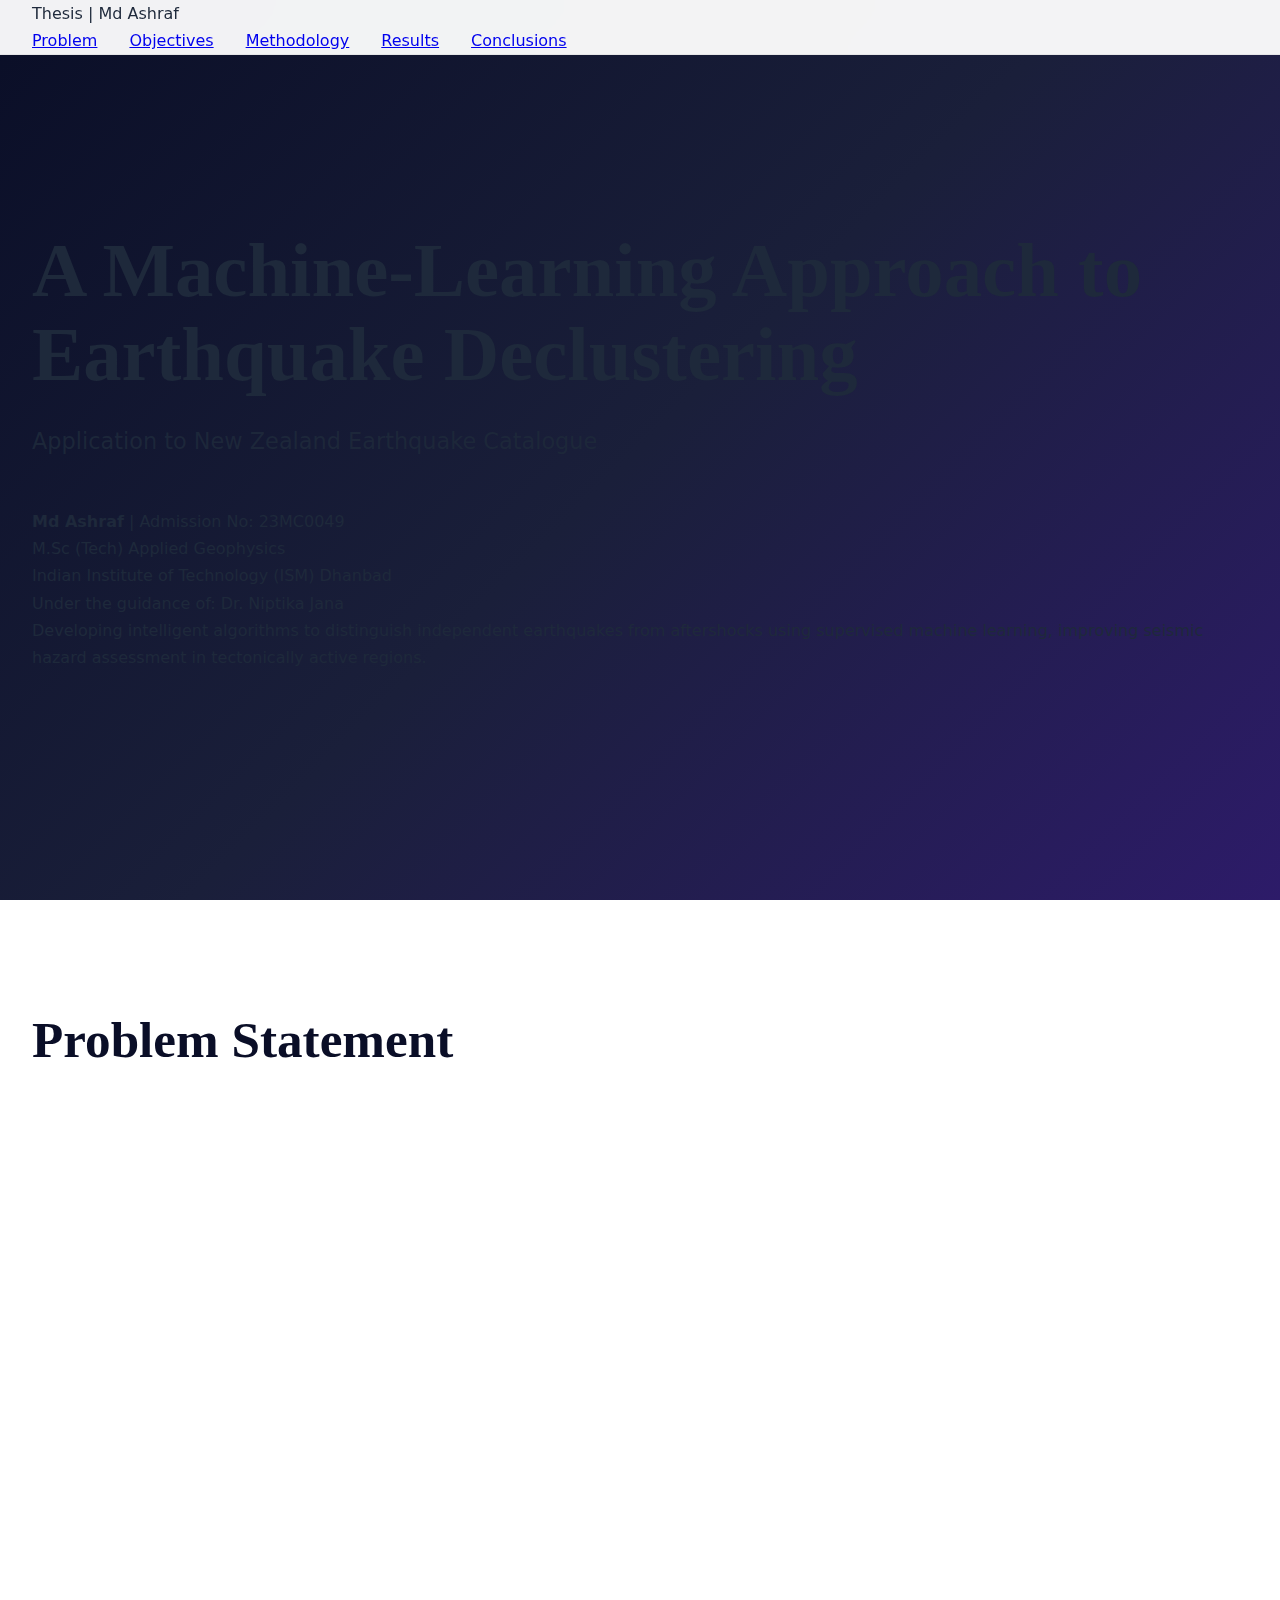
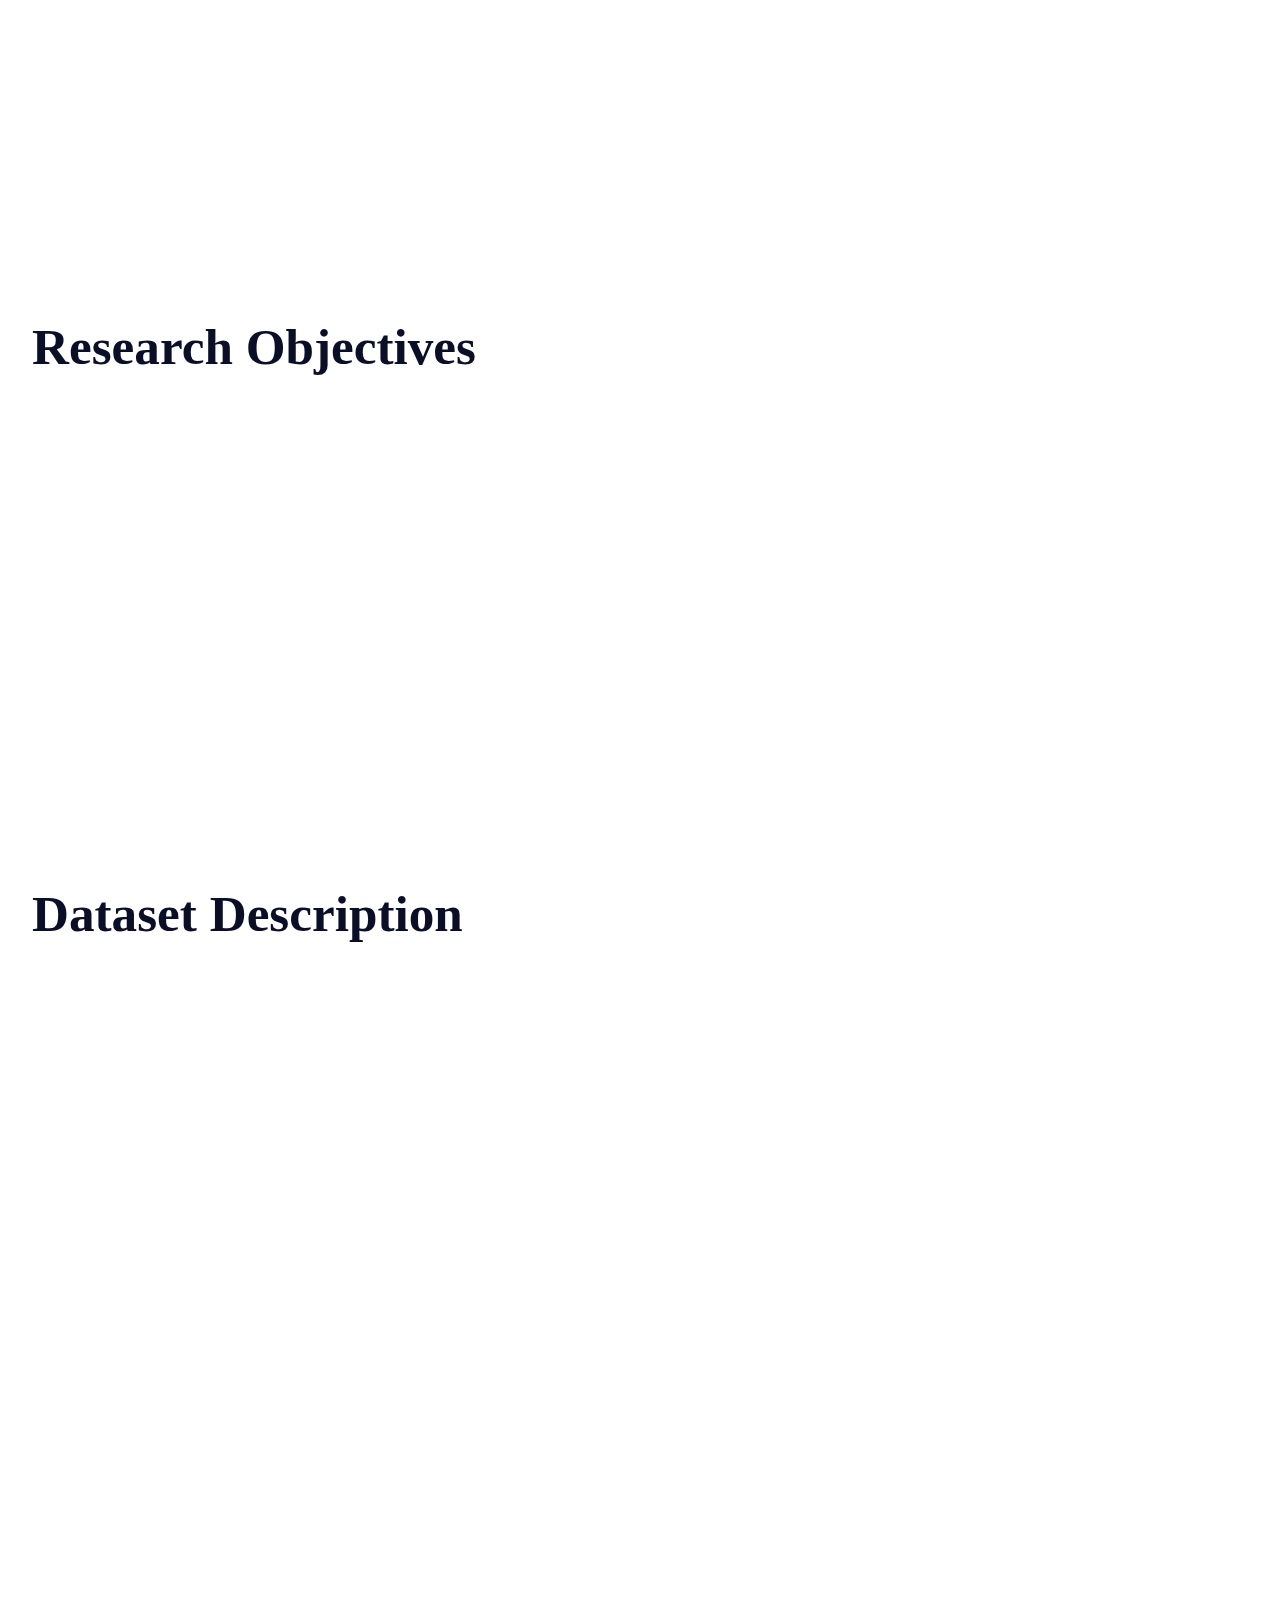
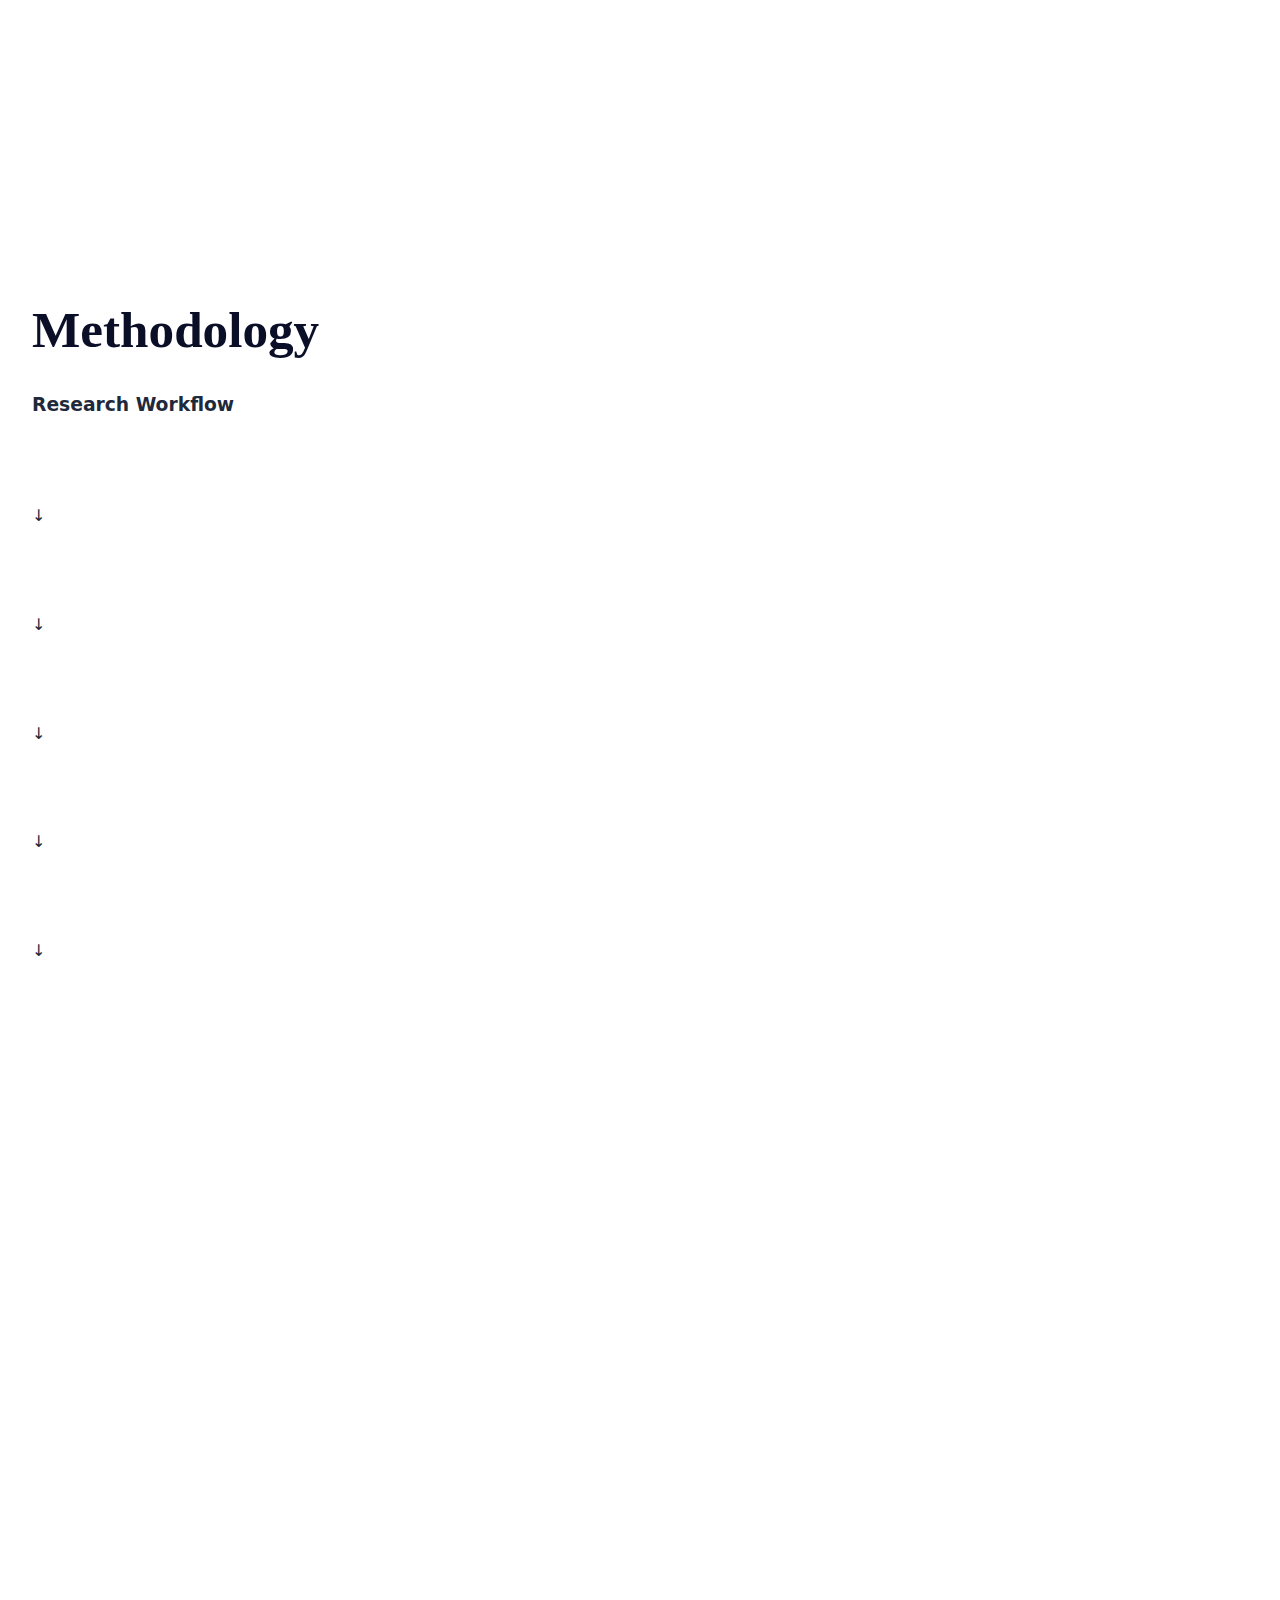
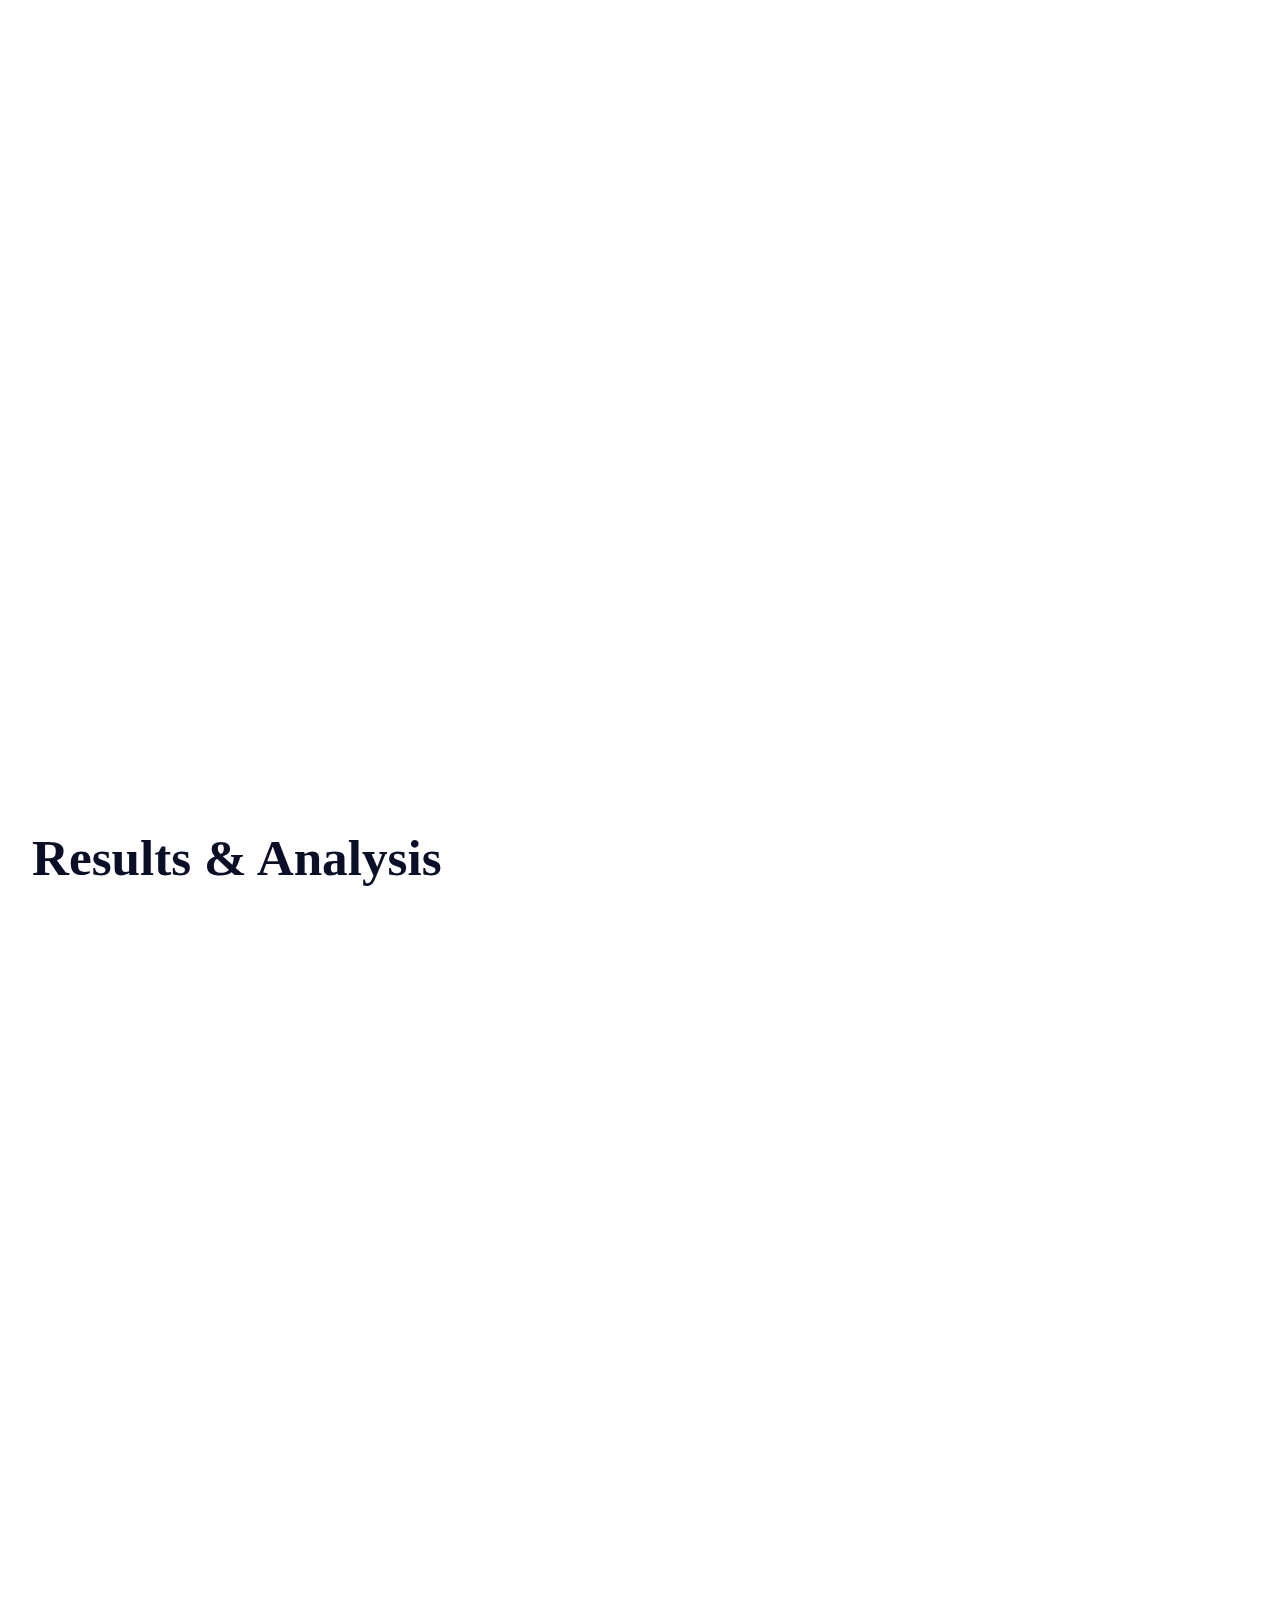
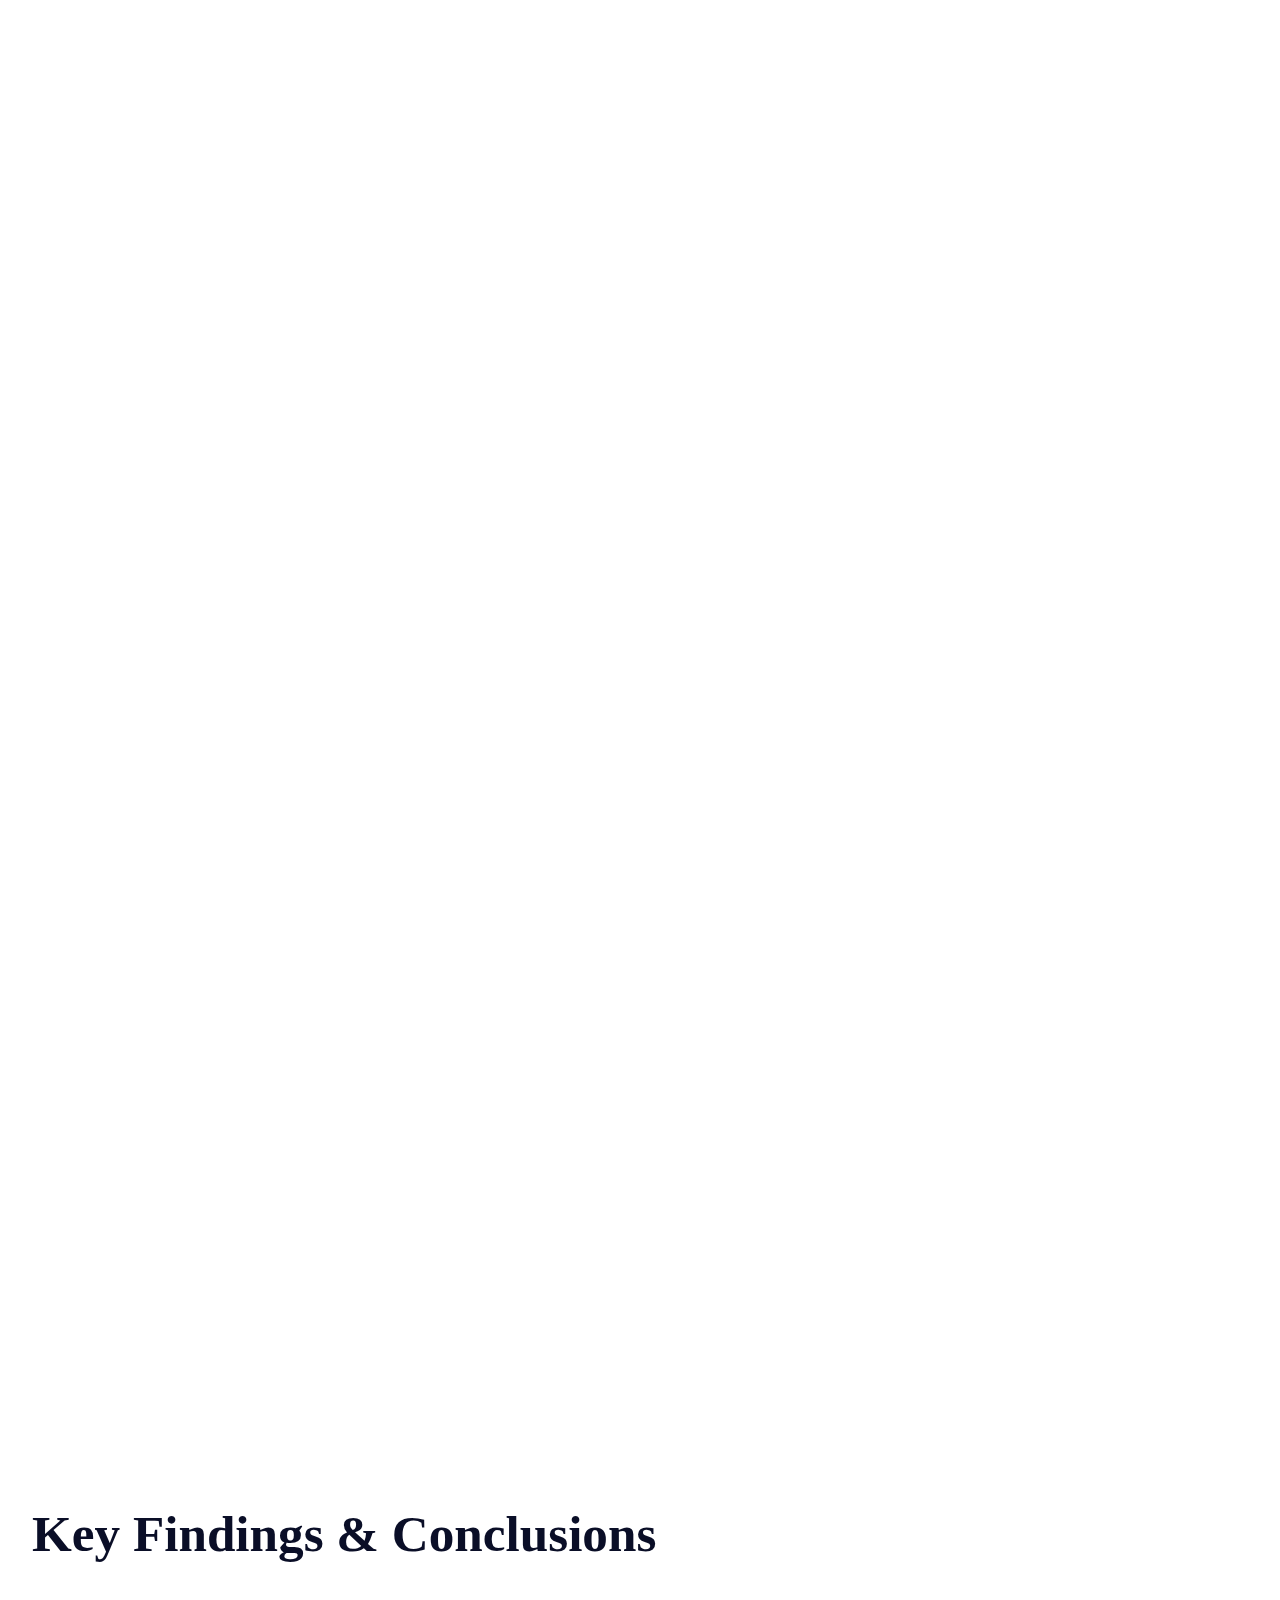
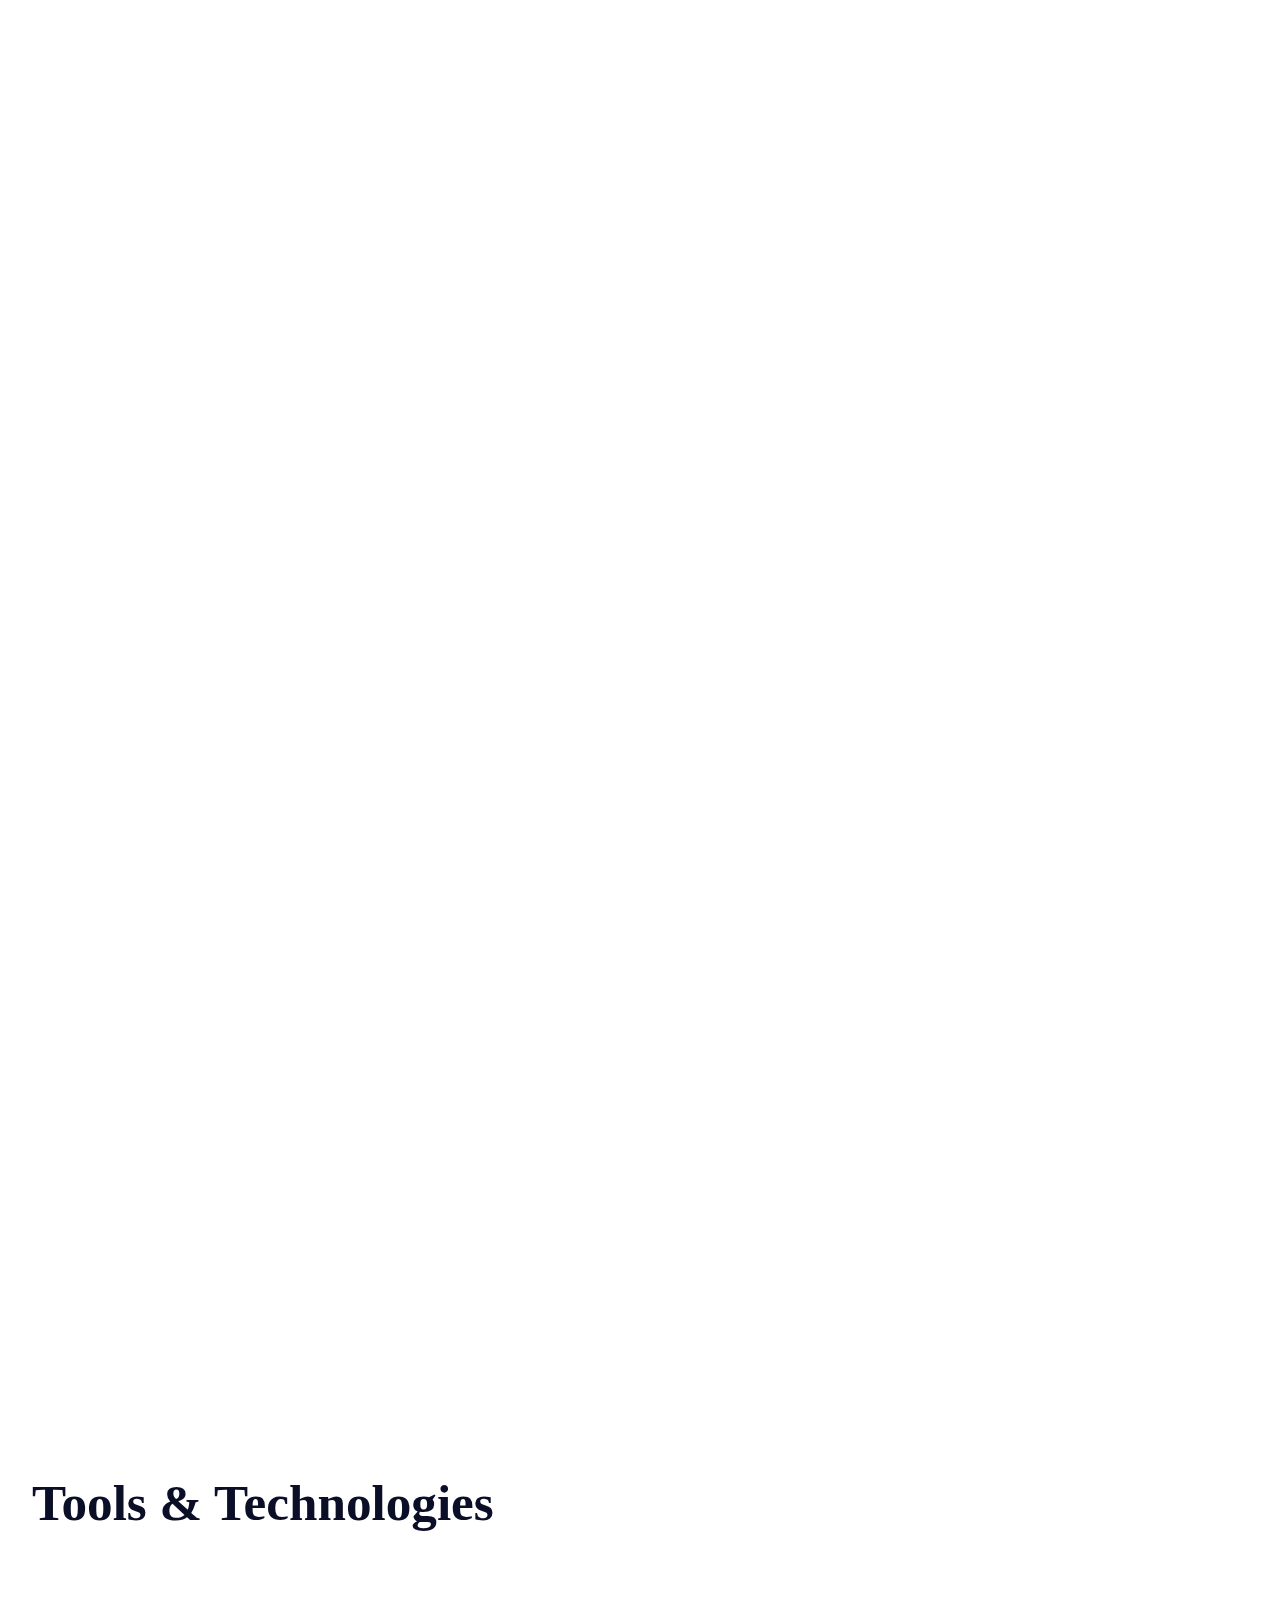
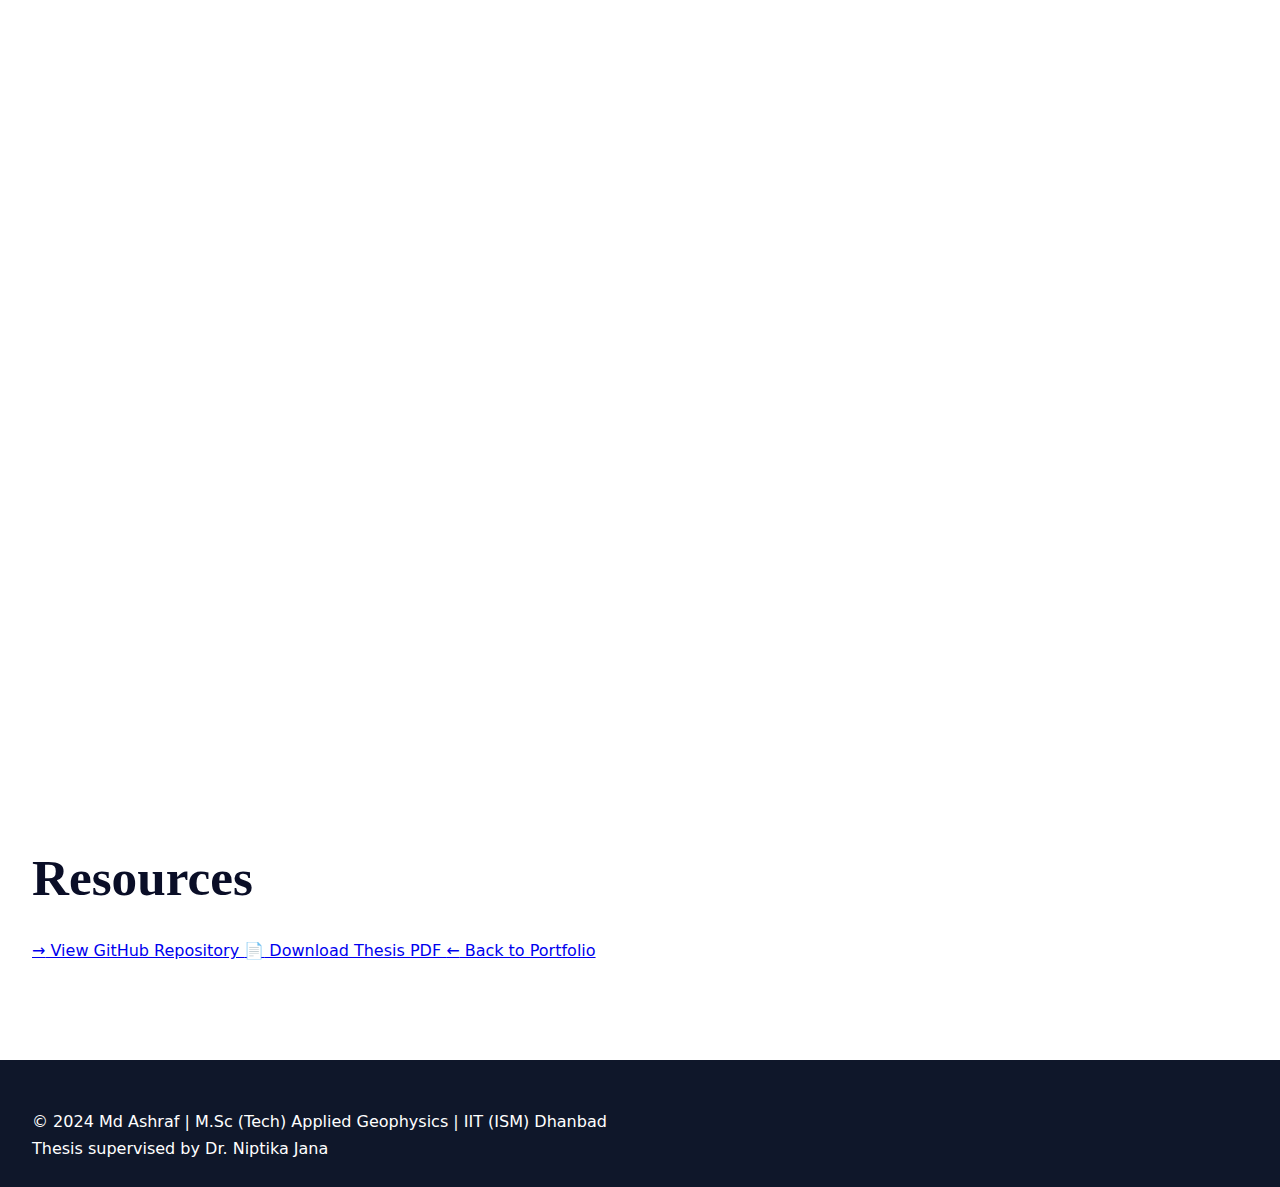
<file: html/thesis-earthquake-declustering/index.html>
<!DOCTYPE html>
<html lang="en">
<head>
    <meta charset="UTF-8">
    <meta name="viewport" content="width=device-width, initial-scale=1.0">
    <title>Machine Learning Approach to Earthquake Declustering | Md Ashraf</title>
    <link rel="stylesheet" href="styles.css">
</head>
<body>
    <!-- Navigation Bar -->
    <nav class="navbar">
        <div class="container">
            <div class="nav-brand">Thesis | Md Ashraf</div>
            <ul class="nav-menu">
                <li><a href="#problem">Problem</a></li>
                <li><a href="#objectives">Objectives</a></li>
                <li><a href="#methodology">Methodology</a></li>
                <li><a href="#results">Results</a></li>
                <li><a href="#conclusions">Conclusions</a></li>
            </ul>
        </div>
    </nav>

    <!-- Hero Section -->
    <section class="hero">
        <div class="container">
            <h1 class="hero-title">A Machine-Learning Approach to Earthquake Declustering</h1>
            <p class="hero-subtitle">Application to New Zealand Earthquake Catalogue</p>
            <div class="hero-meta">
                <p><strong>Md Ashraf</strong> | Admission No: 23MC0049</p>
                <p>M.Sc (Tech) Applied Geophysics</p>
                <p>Indian Institute of Technology (ISM) Dhanbad</p>
                <p class="advisor">Under the guidance of: Dr. Niptika Jana</p>
            </div>
            <p class="hero-summary">
                Developing intelligent algorithms to distinguish independent earthquakes from aftershocks 
                using supervised machine learning, improving seismic hazard assessment in tectonically active regions.
            </p>
        </div>
    </section>

    <!-- Problem Statement Section -->
    <section id="problem" class="section">
        <div class="container">
            <h2 class="section-title">Problem Statement</h2>
            
            <div class="content-block">
                <h3>What is Earthquake Declustering?</h3>
                <p>
                    Earthquake catalogues contain two types of events: <strong>independent background earthquakes</strong> 
                    that occur randomly due to tectonic stress, and <strong>dependent events</strong> such as aftershocks 
                    that are triggered by previous earthquakes. Declustering is the process of separating these two types 
                    of events.
                </p>
                <p>
                    This separation is critical for seismic hazard assessment, earthquake forecasting, and understanding 
                    long-term tectonic behavior. Background seismicity follows a Poisson process (random, independent events), 
                    while clustered events show spatial and temporal dependencies.
                </p>
            </div>

            <div class="content-block">
                <h3>Limitations of Traditional Methods</h3>
                <p>Classical declustering techniques face several challenges:</p>
                <ul class="styled-list">
                    <li>
                        <strong>Fixed Parameters:</strong> Window-based methods like Gardner-Knopoff (1974) and 
                        Reasenberg (1985) use predetermined time and distance windows that may not work equally 
                        well across different seismic regions.
                    </li>
                    <li>
                        <strong>Overlapping Clusters:</strong> In complex tectonic environments like New Zealand, 
                        aftershock sequences often overlap with independent events, making separation difficult.
                    </li>
                    <li>
                        <strong>Subjective Tuning:</strong> Results depend heavily on chosen thresholds and parameter 
                        values, reducing reproducibility and objectivity.
                    </li>
                    <li>
                        <strong>Statistical Assumptions:</strong> Model-based approaches like ETAS (Epidemic-Type 
                        Aftershock Sequence) assume constant background rates and can be biased by incomplete catalogues.
                    </li>
                </ul>
            </div>

            <div class="content-block">
                <h3>Why Machine Learning?</h3>
                <p>
                    Machine learning models can automatically learn complex, nonlinear patterns from data without 
                    requiring fixed rules or thresholds. By training on synthetic earthquake catalogues where true 
                    event types are known, ML algorithms can:
                </p>
                <ul class="styled-list">
                    <li>Adapt to different seismic environments</li>
                    <li>Capture multidimensional relationships between time, space, and magnitude</li>
                    <li>Provide objective, reproducible classifications</li>
                    <li>Generalize across regions without manual parameter tuning</li>
                </ul>
            </div>
        </div>
    </section>

    <!-- Objectives Section -->
    <section id="objectives" class="section alt-bg">
        <div class="container">
            <h2 class="section-title">Research Objectives</h2>
            <div class="objectives-grid">
                <div class="objective-card">
                    <div class="objective-number">1</div>
                    <p>Generate synthetic earthquake catalogues using the ETAS model with labeled background and triggered events</p>
                </div>
                <div class="objective-card">
                    <div class="objective-number">2</div>
                    <p>Extract statistical and physical features from both synthetic and real earthquake catalogs using nearest-neighbour analysis</p>
                </div>
                <div class="objective-card">
                    <div class="objective-number">3</div>
                    <p>Train and test supervised machine learning models (Random Forest, SVM, Gradient Boosting, XGBoost)</p>
                </div>
                <div class="objective-card">
                    <div class="objective-number">4</div>
                    <p>Apply the best-performing model to the New Zealand earthquake catalog (1980–2024)</p>
                </div>
                <div class="objective-card">
                    <div class="objective-number">5</div>
                    <p>Compare ML-based results with traditional declustering approaches and analyze their impact on regional seismic patterns</p>
                </div>
            </div>
        </div>
    </section>

    <!-- Dataset Section -->
    <section id="dataset" class="section">
        <div class="container">
            <h2 class="section-title">Dataset Description</h2>
            
            <div class="dataset-info">
                <div class="info-card">
                    <h4>Data Source</h4>
                    <p>GeoNet Earthquake Catalogue (GNS Science, New Zealand)</p>
                </div>
                <div class="info-card">
                    <h4>Time Period</h4>
                    <p>January 1, 1980 – December 31, 2024 (44 years)</p>
                </div>
                <div class="info-card">
                    <h4>Study Region</h4>
                    <p>New Zealand and surrounding areas</p>
                </div>
                <div class="info-card">
                    <h4>Total Events</h4>
                    <p>396,267 earthquakes (after preprocessing)</p>
                </div>
            </div>

            <div class="content-block">
                <h3>Catalogue Parameters</h3>
                <p>Each earthquake record includes:</p>
                <ul class="styled-list">
                    <li><strong>Origin Time:</strong> Precise timestamp of the earthquake occurrence</li>
                    <li><strong>Location:</strong> Latitude and longitude coordinates</li>
                    <li><strong>Depth:</strong> Focal depth in kilometers</li>
                    <li><strong>Magnitude:</strong> Earthquake magnitude (various scales)</li>
                    <li><strong>Uncertainty:</strong> Location and magnitude estimation errors</li>
                </ul>
            </div>

            <div class="content-block">
                <h3>Why New Zealand?</h3>
                <p>
                    New Zealand sits at the boundary between the Pacific and Australian tectonic plates, 
                    experiencing complex seismicity through:
                </p>
                <ul class="styled-list">
                    <li><strong>Hikurangi Subduction Zone:</strong> Pacific Plate subducting beneath North Island</li>
                    <li><strong>Alpine Fault:</strong> Major strike-slip fault system in South Island</li>
                    <li><strong>Crustal Faulting:</strong> Distributed deformation across both islands</li>
                </ul>
                <p>
                    This tectonic complexity results in frequent, overlapping aftershock sequences—making it 
                    an ideal testbed for advanced declustering methods.
                </p>
            </div>

            <div class="content-block">
                <h3>Data Preprocessing</h3>
                <ul class="styled-list">
                    <li>Removed duplicate events and artificial sources (e.g., quarry blasts)</li>
                    <li>Filtered events below magnitude of completeness threshold</li>
                    <li>Verified data consistency and location accuracy</li>
                    <li>Computed spherical distances between event pairs</li>
                </ul>
            </div>
        </div>
    </section>

    <!-- Methodology Section -->
    <section id="methodology" class="section alt-bg">
        <div class="container">
            <h2 class="section-title">Methodology</h2>

            <div class="workflow-diagram">
                <h3>Research Workflow</h3>
                <div class="workflow-steps">
                    <div class="workflow-step">
                        <div class="step-number">1</div>
                        <div class="step-content">
                            <h4>Data Acquisition</h4>
                            <p>Download and preprocess GeoNet catalogue (1980-2024)</p>
                        </div>
                    </div>
                    <div class="workflow-arrow">↓</div>
                    
                    <div class="workflow-step">
                        <div class="step-number">2</div>
                        <div class="step-content">
                            <h4>NND Analysis</h4>
                            <p>Compute nearest-neighbour distances and rescaled space-time metrics</p>
                        </div>
                    </div>
                    <div class="workflow-arrow">↓</div>
                    
                    <div class="workflow-step">
                        <div class="step-number">3</div>
                        <div class="step-content">
                            <h4>ETAS Simulation</h4>
                            <p>Generate synthetic catalogues with labeled background/triggered events</p>
                        </div>
                    </div>
                    <div class="workflow-arrow">↓</div>
                    
                    <div class="workflow-step">
                        <div class="step-number">4</div>
                        <div class="step-content">
                            <h4>Feature Engineering</h4>
                            <p>Extract temporal, spatial, and magnitude-based features</p>
                        </div>
                    </div>
                    <div class="workflow-arrow">↓</div>
                    
                    <div class="workflow-step">
                        <div class="step-number">5</div>
                        <div class="step-content">
                            <h4>Model Training</h4>
                            <p>Train ML classifiers on synthetic data with cross-validation</p>
                        </div>
                    </div>
                    <div class="workflow-arrow">↓</div>
                    
                    <div class="workflow-step">
                        <div class="step-number">6</div>
                        <div class="step-content">
                            <h4>Real Data Application</h4>
                            <p>Apply best model to New Zealand catalogue</p>
                        </div>
                    </div>
                </div>
            </div>

            <div class="content-block">
                <h3>Nearest-Neighbour Distance (NND) Method</h3>
                <p>
                    The NND approach transforms earthquake occurrences into a rescaled space-time-magnitude framework. 
                    For each event pair (i, j), we compute:
                </p>
                <div class="formula-box">
                    <p><strong>Rescaled Proximity Distance:</strong> η<sub>ij</sub> = T<sub>ij</sub> × R<sub>ij</sub></p>
                    <p>where:</p>
                    <ul>
                        <li>T<sub>ij</sub> = rescaled time interval</li>
                        <li>R<sub>ij</sub> = rescaled spatial distance</li>
                    </ul>
                </div>
                <p>
                    The distribution of log(η) typically shows two distinct peaks: one for tightly clustered aftershocks 
                    (low η) and another for independent background events (high η).
                </p>
            </div>

            <div class="content-block">
                <h3>ETAS Model for Synthetic Data Generation</h3>
                <p>
                    The Epidemic-Type Aftershock Sequence (ETAS) model treats earthquakes as a branching process where 
                    each event can trigger its own aftershocks. The model provides labeled training data by explicitly 
                    marking which events are background and which are triggered.
                </p>
                <p><strong>Key ETAS parameters:</strong></p>
                <ul class="styled-list">
                    <li><strong>μ:</strong> Background seismicity rate</li>
                    <li><strong>K, α:</strong> Productivity parameters (aftershock generation)</li>
                    <li><strong>c, p:</strong> Omori-Utsu temporal decay parameters</li>
                    <li><strong>D, γ, q:</strong> Spatial decay parameters</li>
                </ul>
            </div>

            <div class="content-block">
                <h3>Feature Engineering</h3>
                <p>Six key features were extracted for each earthquake event:</p>
                <div class="features-table">
                    <table>
                        <thead>
                            <tr>
                                <th>Feature</th>
                                <th>Description</th>
                                <th>Physical Significance</th>
                            </tr>
                        </thead>
                        <tbody>
                            <tr>
                                <td>T⁺ (Rescaled Time)</td>
                                <td>Normalized time to nearest neighbor</td>
                                <td>Temporal proximity to potential parent event</td>
                            </tr>
                            <tr>
                                <td>R⁺ (Rescaled Distance)</td>
                                <td>Normalized spatial distance</td>
                                <td>Spatial clustering strength</td>
                            </tr>
                            <tr>
                                <td>dm⁺ (Magnitude Difference)</td>
                                <td>m<sub>parent</sub> - m<sub>event</sub></td>
                                <td>Energy ratio (larger parent → likely aftershock)</td>
                            </tr>
                            <tr>
                                <td>N⁺ (Siblings Count)</td>
                                <td>Events sharing same parent</td>
                                <td>Cluster size indicator</td>
                            </tr>
                            <tr>
                                <td>n<sub>parent</sub></td>
                                <td>Number of potential parents</td>
                                <td>Multiple triggering sources</td>
                            </tr>
                            <tr>
                                <td>n<sub>child</sub></td>
                                <td>Number of triggered offspring</td>
                                <td>Aftershock productivity</td>
                            </tr>
                        </tbody>
                    </table>
                </div>
            </div>

            <div class="content-block">
                <h3>Machine Learning Models</h3>
                <p>Four supervised classifiers were trained and compared:</p>
                
                <div class="models-grid">
                    <div class="model-card">
                        <h4>Random Forest (RF)</h4>
                        <p>Ensemble of decision trees using bootstrap aggregating. Robust to overfitting and provides feature importance rankings.</p>
                    </div>
                    <div class="model-card">
                        <h4>Support Vector Machine (SVM)</h4>
                        <p>Finds optimal hyperplane separating background and triggered events in high-dimensional feature space.</p>
                    </div>
                    <div class="model-card">
                        <h4>Gradient Boosting (GB)</h4>
                        <p>Sequential ensemble that iteratively corrects misclassifications, achieving high recall for triggered events.</p>
                    </div>
                    <div class="model-card">
                        <h4>XGBoost</h4>
                        <p>Optimized gradient boosting with regularization, achieving the best overall performance (97.44% accuracy).</p>
                    </div>
                </div>
            </div>

            <div class="content-block">
                <h3>Model Training Protocol</h3>
                <ul class="styled-list">
                    <li><strong>Data Split:</strong> 80% training, 20% testing from synthetic ETAS catalogue</li>
                    <li><strong>Cross-Validation:</strong> 5-fold CV to prevent overfitting</li>
                    <li><strong>Hyperparameter Tuning:</strong> Grid search optimization for each model</li>
                    <li><strong>Evaluation Metrics:</strong> Accuracy, Precision, Recall, F1-Score</li>
                    <li><strong>Feature Standardization:</strong> Z-score normalization to remove scale effects</li>
                </ul>
            </div>
        </div>
    </section>

    <!-- Results Section -->
    <section id="results" class="section">
        <div class="container">
            <h2 class="section-title">Results & Analysis</h2>

            <div class="content-block">
                <h3>Model Performance on Synthetic Data</h3>
                <p>All models were first validated on synthetic ETAS catalogues where true labels were known:</p>
                
                <div class="results-table">
                    <table>
                        <thead>
                            <tr>
                                <th>Model</th>
                                <th>Accuracy</th>
                                <th>Precision</th>
                                <th>Recall</th>
                                <th>F1-Score</th>
                            </tr>
                        </thead>
                        <tbody>
                            <tr class="highlight-row">
                                <td><strong>XGBoost</strong></td>
                                <td>97.44%</td>
                                <td>97.66%</td>
                                <td>98.74%</td>
                                <td>98.20%</td>
                            </tr>
                            <tr>
                                <td>Gradient Boosting</td>
                                <td>97.11%</td>
                                <td>97.06%</td>
                                <td>98.89%</td>
                                <td>97.97%</td>
                            </tr>
                            <tr>
                                <td>Random Forest</td>
                                <td>96.72%</td>
                                <td>96.22%</td>
                                <td>95.15%</td>
                                <td>97.91%</td>
                            </tr>
                            <tr>
                                <td>SVM</td>
                                <td>94.36%</td>
                                <td>94.48%</td>
                                <td>94.36%</td>
                                <td>94.40%</td>
                            </tr>
                        </tbody>
                    </table>
                </div>
                <p class="caption">
                    <strong>Key Finding:</strong> XGBoost achieved the highest accuracy (97.44%) and successfully 
                    identified 98.74% of triggered events, demonstrating superior performance in capturing 
                    earthquake clustering patterns.
                </p>
            </div>

            <div class="content-block">
                <h3>Feature Importance Analysis</h3>
                <p>Analysis across all models revealed consistent feature importance rankings:</p>
                <ol class="styled-list">
                    <li><strong>N⁺ (Siblings Count):</strong> Most influential predictor—events with many siblings are likely part of aftershock sequences</li>
                    <li><strong>R⁺ (Rescaled Distance):</strong> Spatial proximity to nearest neighbor strongly indicates clustering</li>
                    <li><strong>T⁺ (Rescaled Time):</strong> Temporal closeness helps identify recently triggered events</li>
                    <li><strong>dm⁺ (Magnitude Difference):</strong> Larger parent magnitudes increase triggering probability</li>
                    <li><strong>n<sub>child</sub> (Offspring Count):</strong> Events that trigger others are more likely mainshocks</li>
                    <li><strong>n<sub>parent</sub>:</strong> Multiple potential parents indicate complex overlapping sequences</li>
                </ol>
                <p>
                    This ranking confirms physical expectations: aftershocks cluster tightly in space and time around 
                    larger parent events, validating the NND framework's effectiveness.
                </p>
            </div>

            <div class="content-block">
                <h3>Application to New Zealand Catalogue</h3>
                <p>
                    The best-performing XGBoost model was applied to the real GeoNet catalogue (1980-2024), 
                    classifying 396,267 earthquakes:
                </p>
                
                <div class="classification-stats">
                    <div class="stat-box background">
                        <div class="stat-number">230,758</div>
                        <div class="stat-label">Background Events</div>
                        <div class="stat-percent">58.23%</div>
                    </div>
                    <div class="stat-box triggered">
                        <div class="stat-number">165,509</div>
                        <div class="stat-label">Triggered Events</div>
                        <div class="stat-percent">41.77%</div>
                    </div>
                </div>
            </div>

            <div class="content-block">
                <h3>Spatial Patterns</h3>
                <ul class="styled-list">
                    <li>
                        <strong>Background events</strong> align with major tectonic structures:
                        <ul>
                            <li>Alpine Fault in South Island</li>
                            <li>Hikurangi Subduction Zone off North Island</li>
                            <li>Distributed crustal faulting</li>
                        </ul>
                    </li>
                    <li>
                        <strong>Triggered events</strong> form tight spatial clusters around:
                        <ul>
                            <li>Canterbury earthquake sequence (2010-2011)</li>
                            <li>Kaikōura earthquake (2016)</li>
                            <li>Edgecumbe earthquake (1987)</li>
                        </ul>
                    </li>
                </ul>
            </div>

            <div class="content-block">
                <h3>Temporal Evolution</h3>
                <p>
                    The classified catalogue reveals clear temporal patterns matching New Zealand's seismic history:
                </p>
                <ul class="styled-list">
                    <li><strong>1987:</strong> Edgecumbe earthquake triggered extensive aftershock sequence</li>
                    <li><strong>2010-2011:</strong> Canterbury sequence showing prolonged aftershock activity</li>
                    <li><strong>2016:</strong> Kaikōura event with complex multi-fault rupture and aftershocks</li>
                    <li>Aftershock decay follows Omori-Utsu law (rate decreases with time)</li>
                    <li>Background rate remains relatively stable between major sequences</li>
                </ul>
            </div>

            <div class="content-block">
                <h3>NND Distribution Analysis</h3>
                <p>
                    The rescaled proximity distance (log η) distribution shows clear bimodality:
                </p>
                <ul class="styled-list">
                    <li><strong>Lower peak (log η ≈ -3 to 0):</strong> Clustered aftershocks with tight space-time correlations</li>
                    <li><strong>Upper peak (log η ≈ 2 to 5):</strong> Independent background events</li>
                    <li><strong>Threshold (η ≈ 2.03):</strong> Optimal separation point identified via Gaussian Mixture Model</li>
                </ul>
                <p>
                    This bimodal structure validates the fundamental assumption that seismicity comprises two distinct 
                    populations with different statistical behaviors.
                </p>
            </div>

            <div class="content-block">
                <h3>Comparison with Traditional Methods</h3>
                <div class="comparison-grid">
                    <div class="comparison-card">
                        <h4>Gardner-Knopoff Method</h4>
                        <p><strong>Background:</strong> ~75%</p>
                        <p><strong>Issue:</strong> Over-declustering; fixed windows miss overlapping sequences</p>
                    </div>
                    <div class="comparison-card">
                        <h4>NND Threshold Method</h4>
                        <p><strong>Background:</strong> ~62%</p>
                        <p><strong>Issue:</strong> Single threshold cannot capture complex clustering variations</p>
                    </div>
                    <div class="comparison-card highlight-card">
                        <h4>XGBoost (This Study)</h4>
                        <p><strong>Background:</strong> 58.23%</p>
                        <p><strong>Advantage:</strong> Adaptive classification based on multidimensional features</p>
                    </div>
                </div>
                <p>
                    The ML approach identifies more triggered events than traditional methods, suggesting better 
                    sensitivity to weak clustering that fixed-parameter methods miss.
                </p>
            </div>

            <div class="content-block">
                <h3>Scientific Interpretation</h3>
                <p><strong>Why These Results Matter:</strong></p>
                <ul class="styled-list">
                    <li>
                        <strong>Hazard Assessment:</strong> Accurate background rates are essential for calculating 
                        long-term earthquake probabilities used in building codes and infrastructure planning
                    </li>
                    <li>
                        <strong>Stress Transfer Studies:</strong> Identifying true triggering relationships helps 
                        understand how stress redistributes along fault networks
                    </li>
                    <li>
                        <strong>Forecasting Models:</strong> Declustered catalogues improve statistical models 
                        (e.g., Poisson processes) for earthquake prediction
                    </li>
                    <li>
                        <strong>Tectonic Insights:</strong> Background seismicity patterns reveal long-term 
                        strain accumulation zones
                    </li>
                </ul>
            </div>
        </div>
    </section>

    <!-- Conclusions Section -->
    <section id="conclusions" class="section alt-bg">
        <div class="container">
            <h2 class="section-title">Key Findings & Conclusions</h2>

            <div class="content-block">
                <h3>Major Achievements</h3>
                <div class="achievements-grid">
                    <div class="achievement-card">
                        <div class="achievement-icon">✓</div>
                        <h4>High Classification Accuracy</h4>
                        <p>XGBoost achieved 97.44% accuracy on synthetic test data, demonstrating reliable pattern recognition for earthquake clustering</p>
                    </div>
                    <div class="achievement-card">
                        <div class="achievement-icon">✓</div>
                        <h4>Objective Declustering</h4>
                        <p>ML-based approach eliminates subjective parameter tuning, providing reproducible results across different seismic regions</p>
                    </div>
                    <div class="achievement-card">
                        <div class="achievement-icon">✓</div>
                        <h4>Physical Validation</h4>
                        <p>Results align with known tectonic structures and historical earthquake sequences in New Zealand</p>
                    </div>
                    <div class="achievement-card">
                        <div class="achievement-icon">✓</div>
                        <h4>Improved Sensitivity</h4>
                        <p>Identified more triggered events than classical methods, capturing subtle clustering patterns</p>
                    </div>
                </div>
            </div>

            <div class="content-block">
                <h3>Scientific Contributions</h3>
                <ul class="styled-list">
                    <li>
                        <strong>Methodological Innovation:</strong> Successfully combined ETAS synthetic data generation 
                        with nearest-neighbour analysis to create a robust training framework
                    </li>
                    <li>
                        <strong>Feature Engineering:</strong> Demonstrated that multidimensional space-time-magnitude 
                        features outperform single-threshold approaches
                    </li>
                    <li>
                        <strong>Regional Application:</strong> Provided first comprehensive ML-based declustering 
                        of New Zealand's 44-year earthquake catalogue
                    </li>
                    <li>
                        <strong>Transferability:</strong> Framework can be adapted to other seismic regions without 
                        region-specific parameter calibration
                    </li>
                </ul>
            </div>

            <div class="content-block">
                <h3>Practical Implications</h3>
                <div class="implications-box">
                    <h4>For Seismic Hazard Assessment:</h4>
                    <p>
                        The refined background seismicity rates derived from this study provide more accurate input 
                        for probabilistic seismic hazard analysis (PSHA) models used in:
                    </p>
                    <ul>
                        <li>Building code development</li>
                        <li>Infrastructure planning (bridges, dams, nuclear facilities)</li>
                        <li>Insurance risk modeling</li>
                        <li>Emergency preparedness planning</li>
                    </ul>
                </div>
                
                <div class="implications-box">
                    <h4>For Earthquake Science:</h4>
                    <ul>
                        <li>Better understanding of fault interaction and stress transfer mechanisms</li>
                        <li>Improved statistical models for earthquake occurrence</li>
                        <li>Insights into temporal evolution of aftershock sequences</li>
                        <li>Foundation for physics-based earthquake simulators</li>
                    </ul>
                </div>
            </div>

            <div class="content-block">
                <h3>Future Research Directions</h3>
                <ul class="styled-list">
                    <li>
                        <strong>Deep Learning:</strong> Explore neural networks for automated feature extraction 
                        from raw seismic waveforms
                    </li>
                    <li>
                        <strong>Real-Time Application:</strong> Develop online learning systems for near-real-time 
                        declustering of streaming earthquake data
                    </li>
                    <li>
                        <strong>Multi-Region Studies:</strong> Test framework on diverse tectonic settings 
                        (e.g., California, Japan, Italy) to assess global applicability
                    </li>
                    <li>
                        <strong>Uncertainty Quantification:</strong> Incorporate probabilistic classification to 
                        account for ambiguous cases
                    </li>
                    <li>
                        <strong>Physics-Informed ML:</strong> Integrate domain knowledge (fault geometry, stress models) 
                        into learning algorithms
                    </li>
                    <li>
                        <strong>Swarm Detection:</strong> Extend methodology to identify earthquake swarms 
                        (diffuse clustering without clear mainshock)
                    </li>
                </ul>
            </div>

            <div class="content-block">
                <h3>Concluding Remarks</h3>
                <p>
                    This research demonstrates that machine learning offers a powerful, objective alternative to 
                    traditional earthquake declustering methods. By combining the physical insights of the ETAS model 
                    with the pattern-recognition capabilities of modern ML algorithms, we achieved classification 
                    accuracy exceeding 97% on synthetic data and produced physically consistent results when applied 
                    to New Zealand's complex seismic catalogue.
                </p>
                <p>
                    The declustered catalogue provides a clearer picture of New Zealand's background seismicity 
                    and aftershock patterns, directly supporting improved seismic hazard assessment in this 
                    tectonically active region. The framework's adaptability and objectivity make it a valuable 
                    tool for seismologists worldwide working to understand earthquake clustering and improve 
                    public safety.
                </p>
            </div>
        </div>
    </section>

    <!-- Tools & Technologies Section -->
    <section id="tools" class="section">
        <div class="container">
            <h2 class="section-title">Tools & Technologies</h2>
            
            <div class="tools-grid">
                <div class="tool-category">
                    <h3>Programming</h3>
                    <ul class="tool-list">
                        <li>Python 3.11</li>
                        <li>R (ETAS simulation)</li>
                    </ul>
                </div>

                <div class="tool-category">
                    <h3>Machine Learning</h3>
                    <ul class="tool-list">
                        <li>scikit-learn</li>
                        <li>XGBoost</li>
                        <li>NumPy</li>
                        <li>Pandas</li>
                    </ul>
                </div>

                <div class="tool-category">
                    <h3>Seismological Analysis</h3>
                    <ul class="tool-list">
                        <li>ETAS package (R)</li>
                        <li>Nearest-Neighbour Distance (NND) framework</li>
                        <li>Stochastic Declustering methods</li>
                    </ul>
                </div>

                <div class="tool-category">
                    <h3>Visualization</h3>
                    <ul class="tool-list">
                        <li>Matplotlib</li>
                        <li>Seaborn</li>
                        <li>Plotly</li>
                    </ul>
                </div>

                <div class="tool-category">
                    <h3>Statistical Analysis</h3>
                    <ul class="tool-list">
                        <li>Gaussian Mixture Models</li>
                        <li>Kernel Density Estimation</li>
                        <li>Cross-validation</li>
                        <li>Grid Search Optimization</li>
                    </ul>
                </div>

                <div class="tool-category">
                    <h3>Data Sources</h3>
                    <ul class="tool-list">
                        <li>GeoNet (GNS Science)</li>
                        <li>New Zealand Earthquake Catalogue</li>
                    </ul>
                </div>
            </div>
        </div>
    </section>

    <!-- Links Section -->
    <section id="links" class="section alt-bg">
        <div class="container">
            <h2 class="section-title">Resources</h2>
            <div class="links-container">
                <a href="https://github.com/Ashraf-ISM/master-thesis-declustering-using-ml/tree/main" class="btn btn-primary">
                    <span class="btn-icon">→</span>
                    View GitHub Repository
                </a>
                <a href="5th-sem-final.pdf" class="btn btn-secondary">
                    <span class="btn-icon">📄</span>
                    Download Thesis PDF
                </a>
                <a href="#" class="btn btn-tertiary">
                    <span class="btn-icon">←</span>
                    Back to Portfolio
                </a>
            </div>
        </div>
    </section>

    <!-- Footer -->
    <footer class="footer">
        <div class="container">
            <p>&copy; 2024 Md Ashraf | M.Sc (Tech) Applied Geophysics | IIT (ISM) Dhanbad</p>
            <p class="footer-note">Thesis supervised by Dr. Niptika Jana</p>
        </div>
    </footer>

    <script src="script.js"></script>
</body>
</html>
</file>
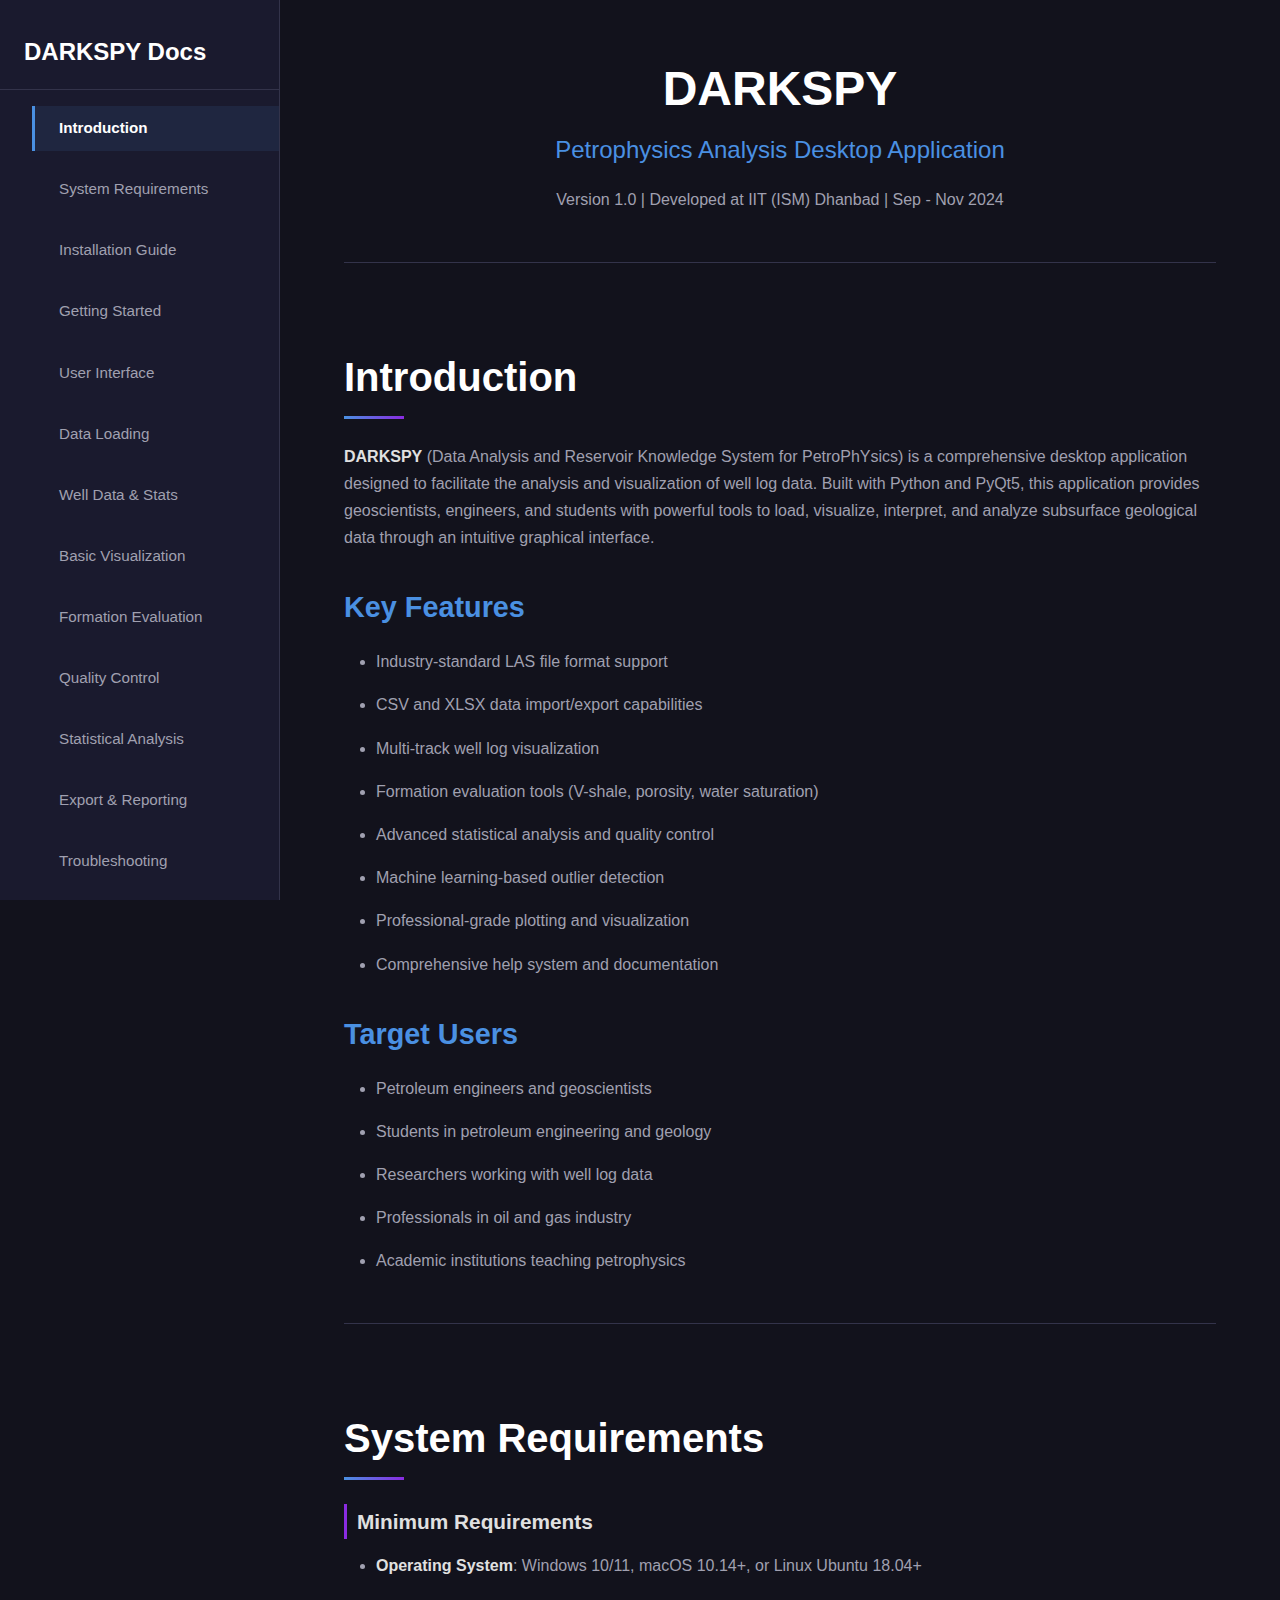
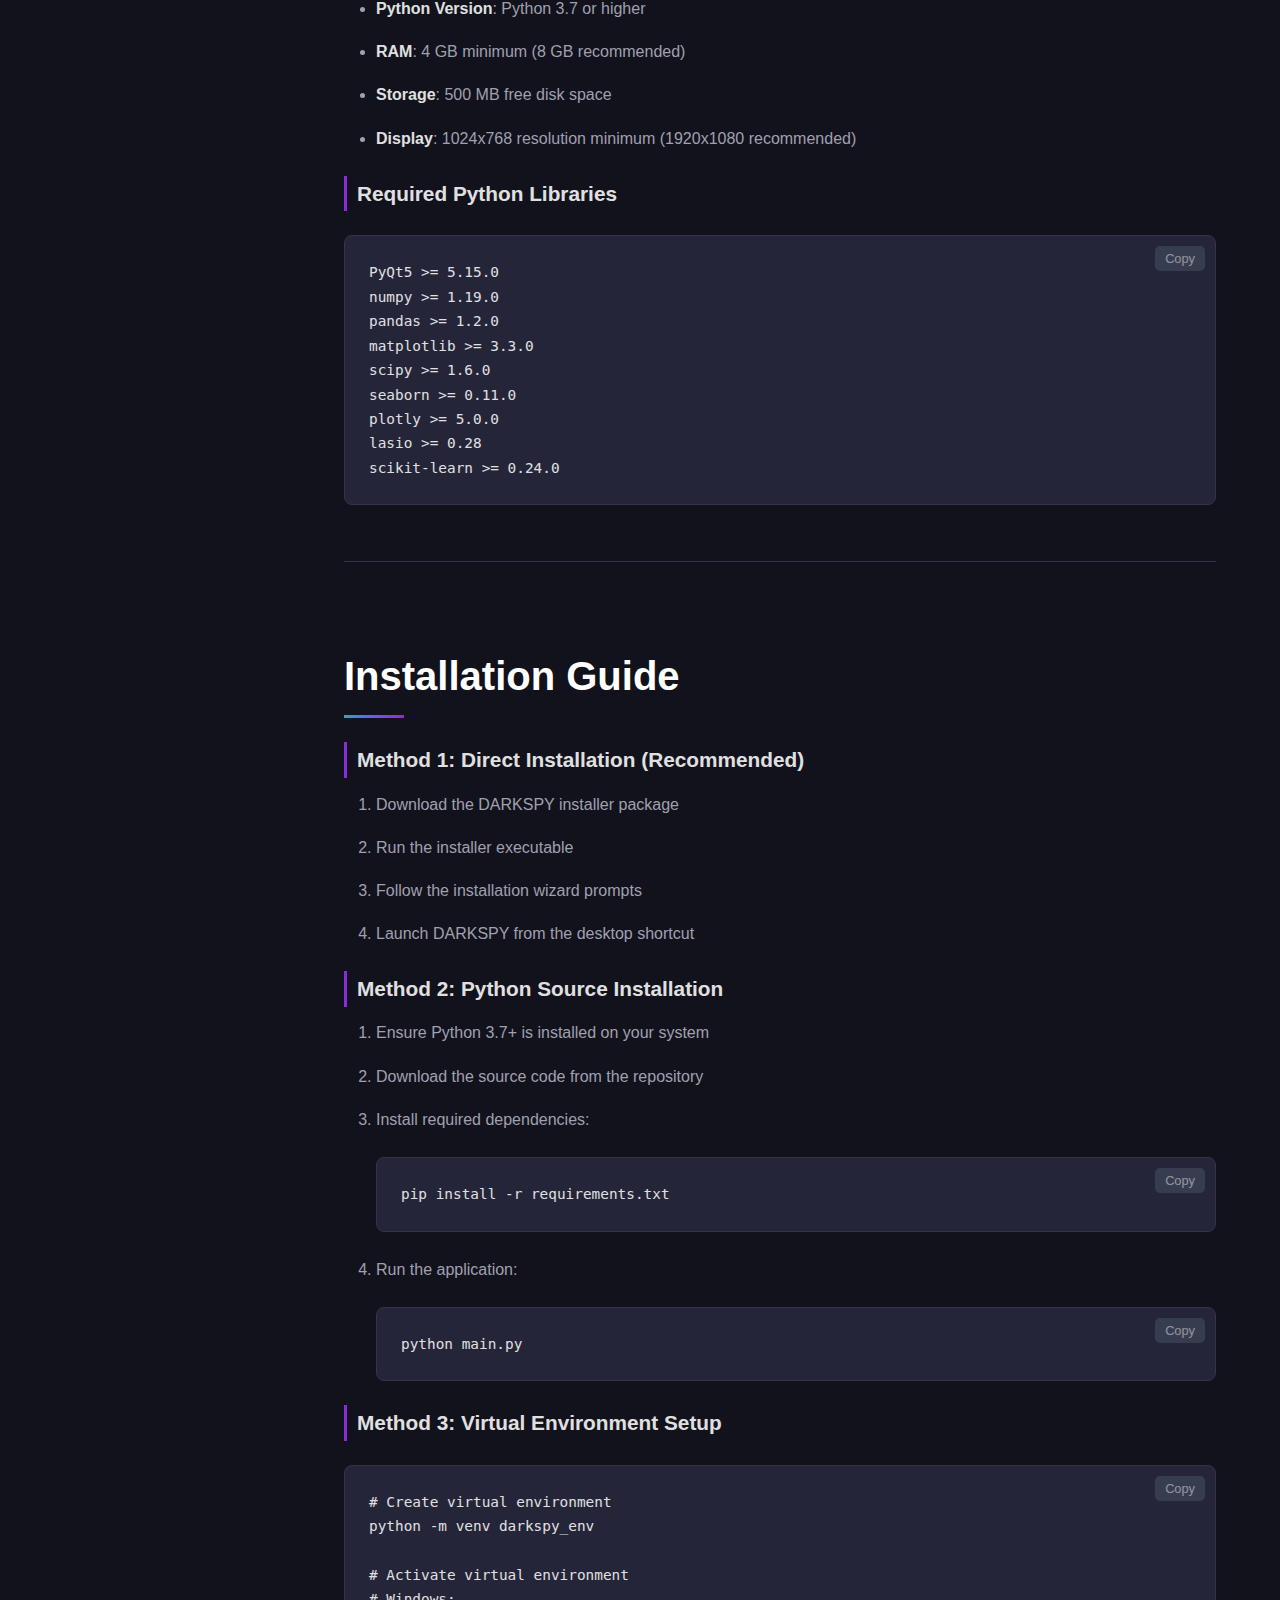
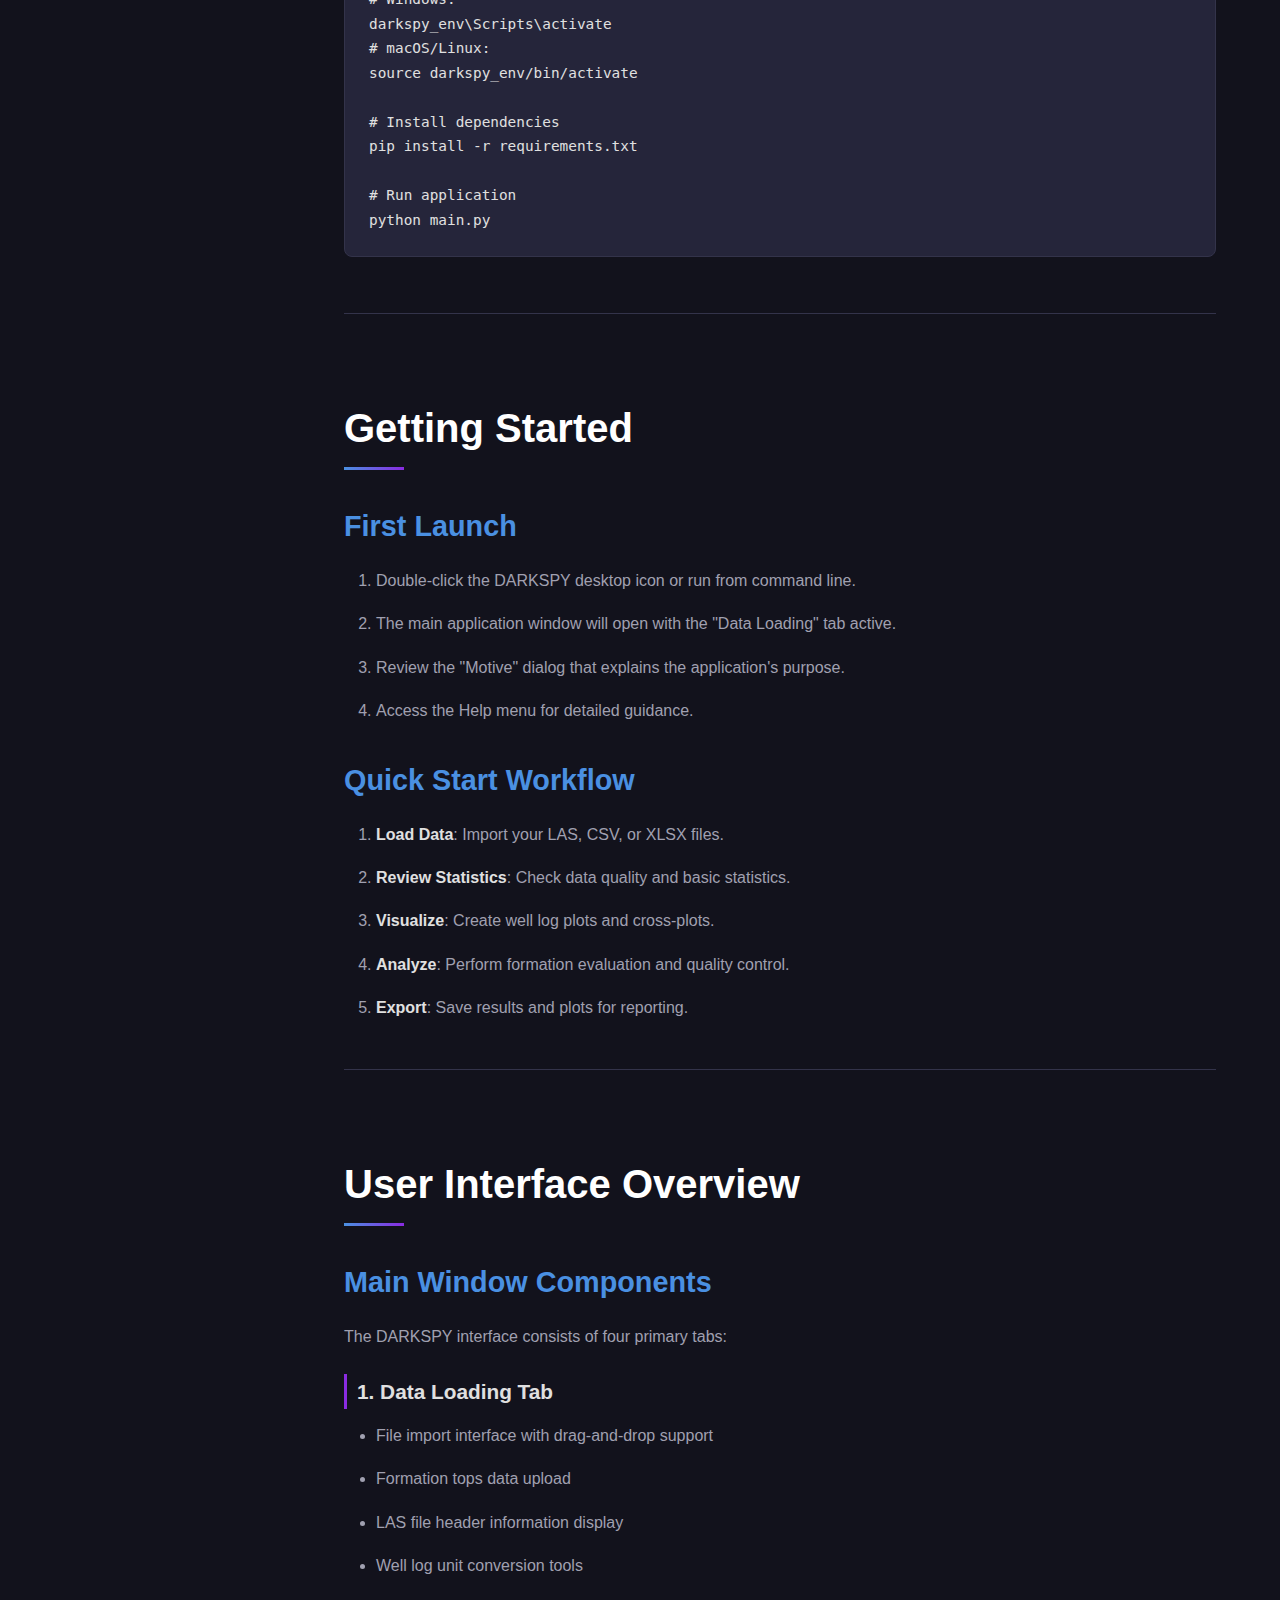
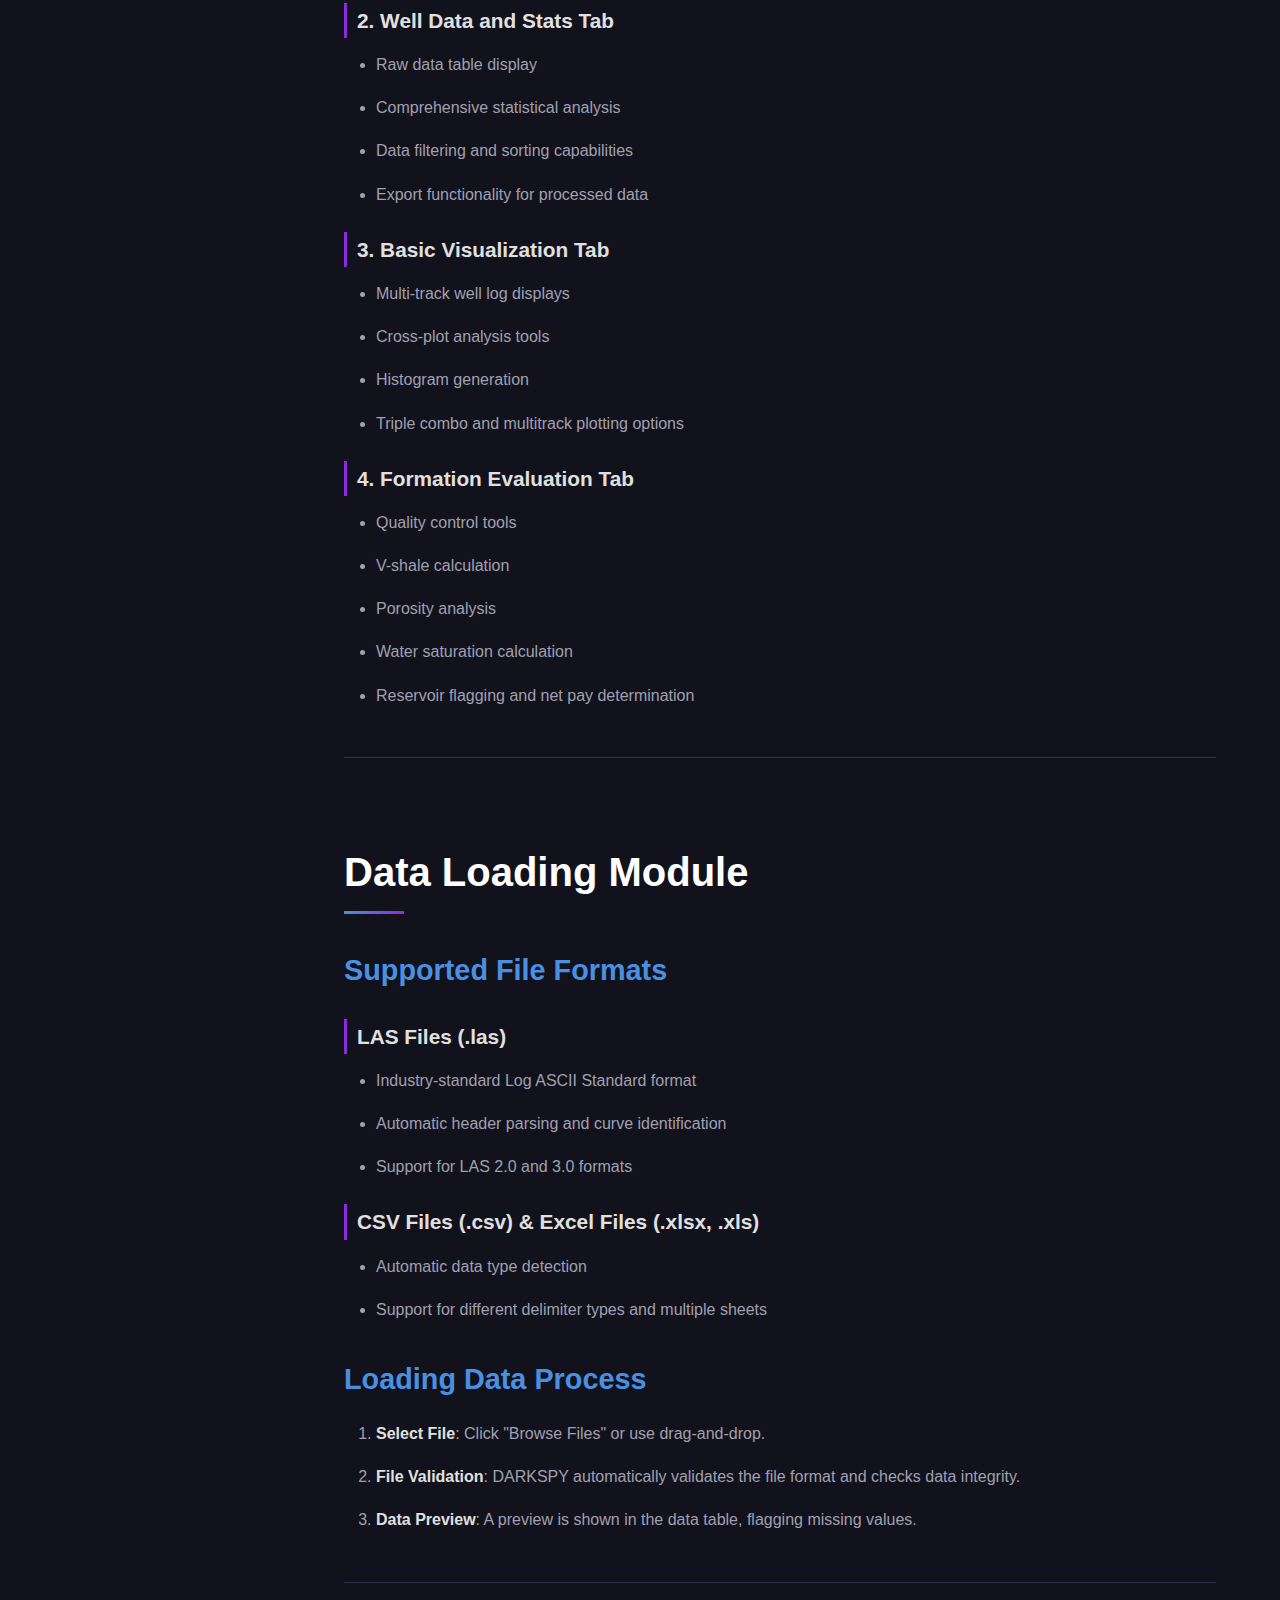
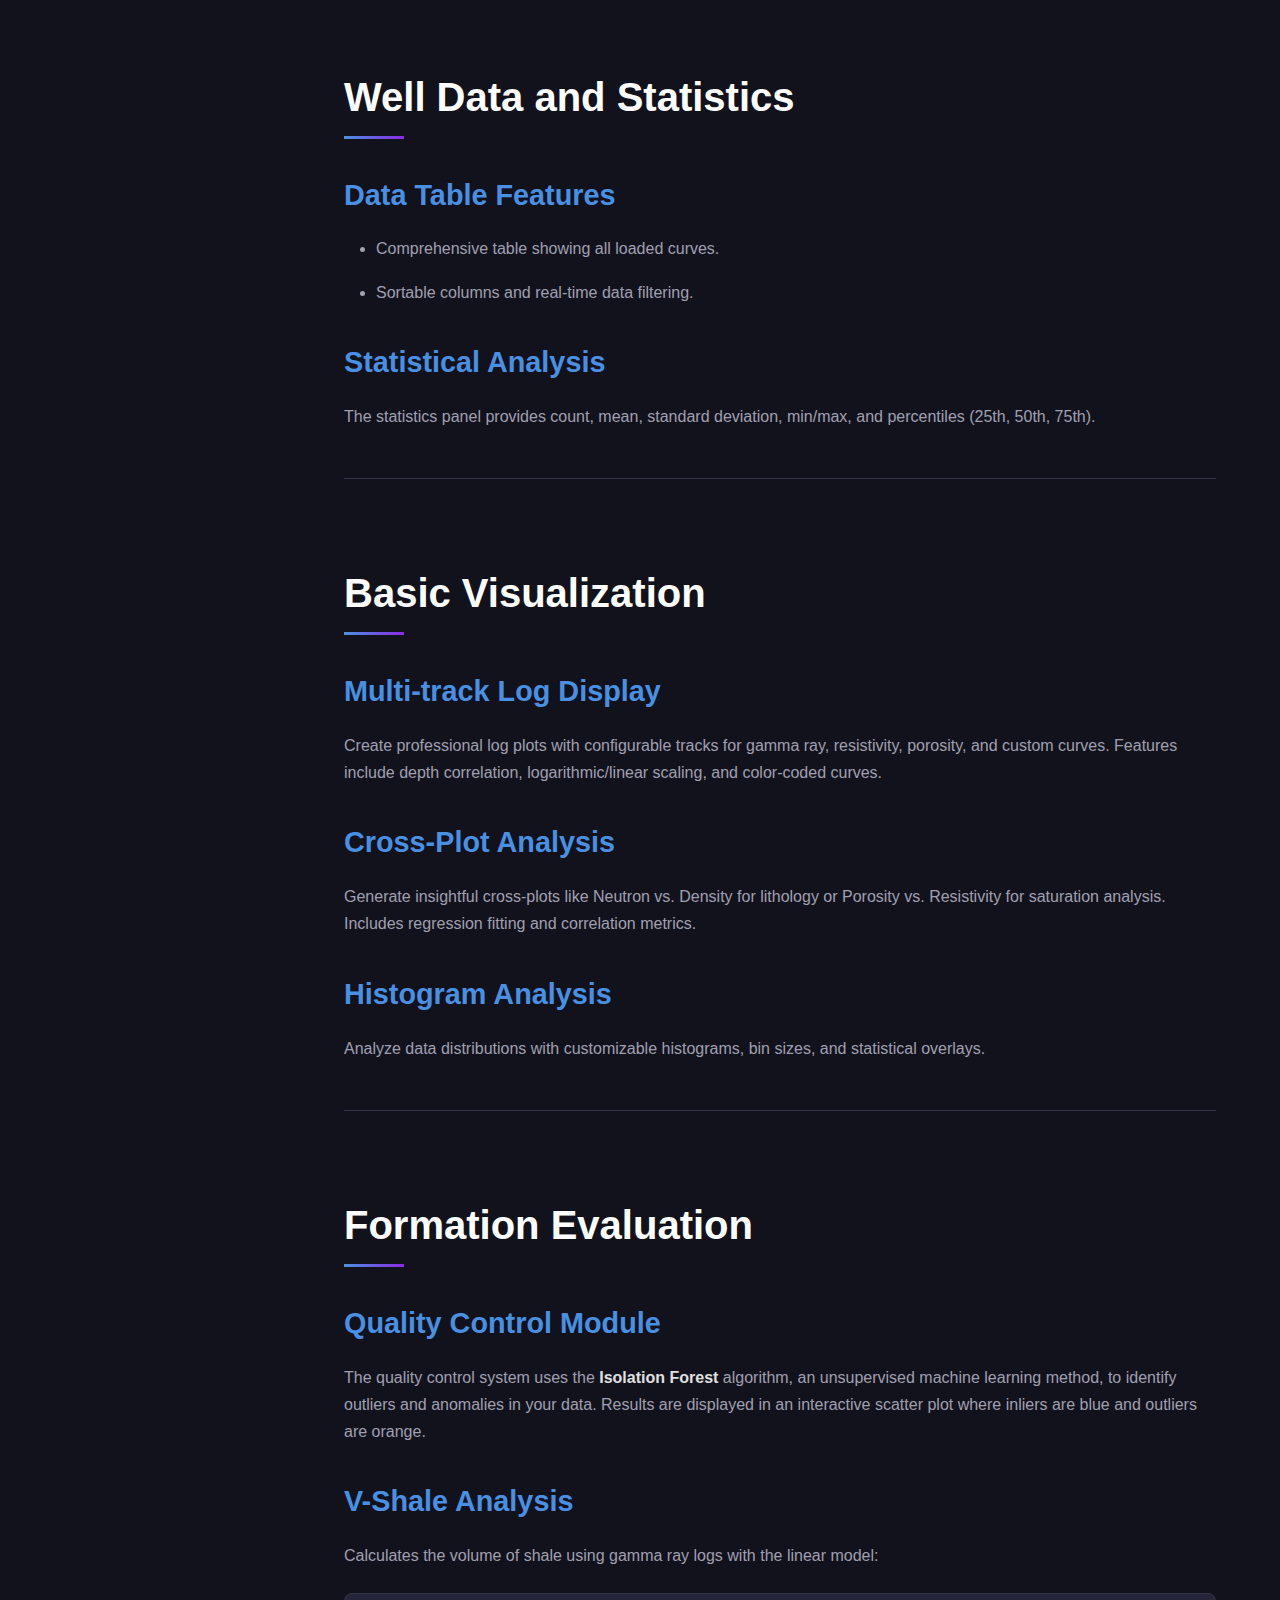
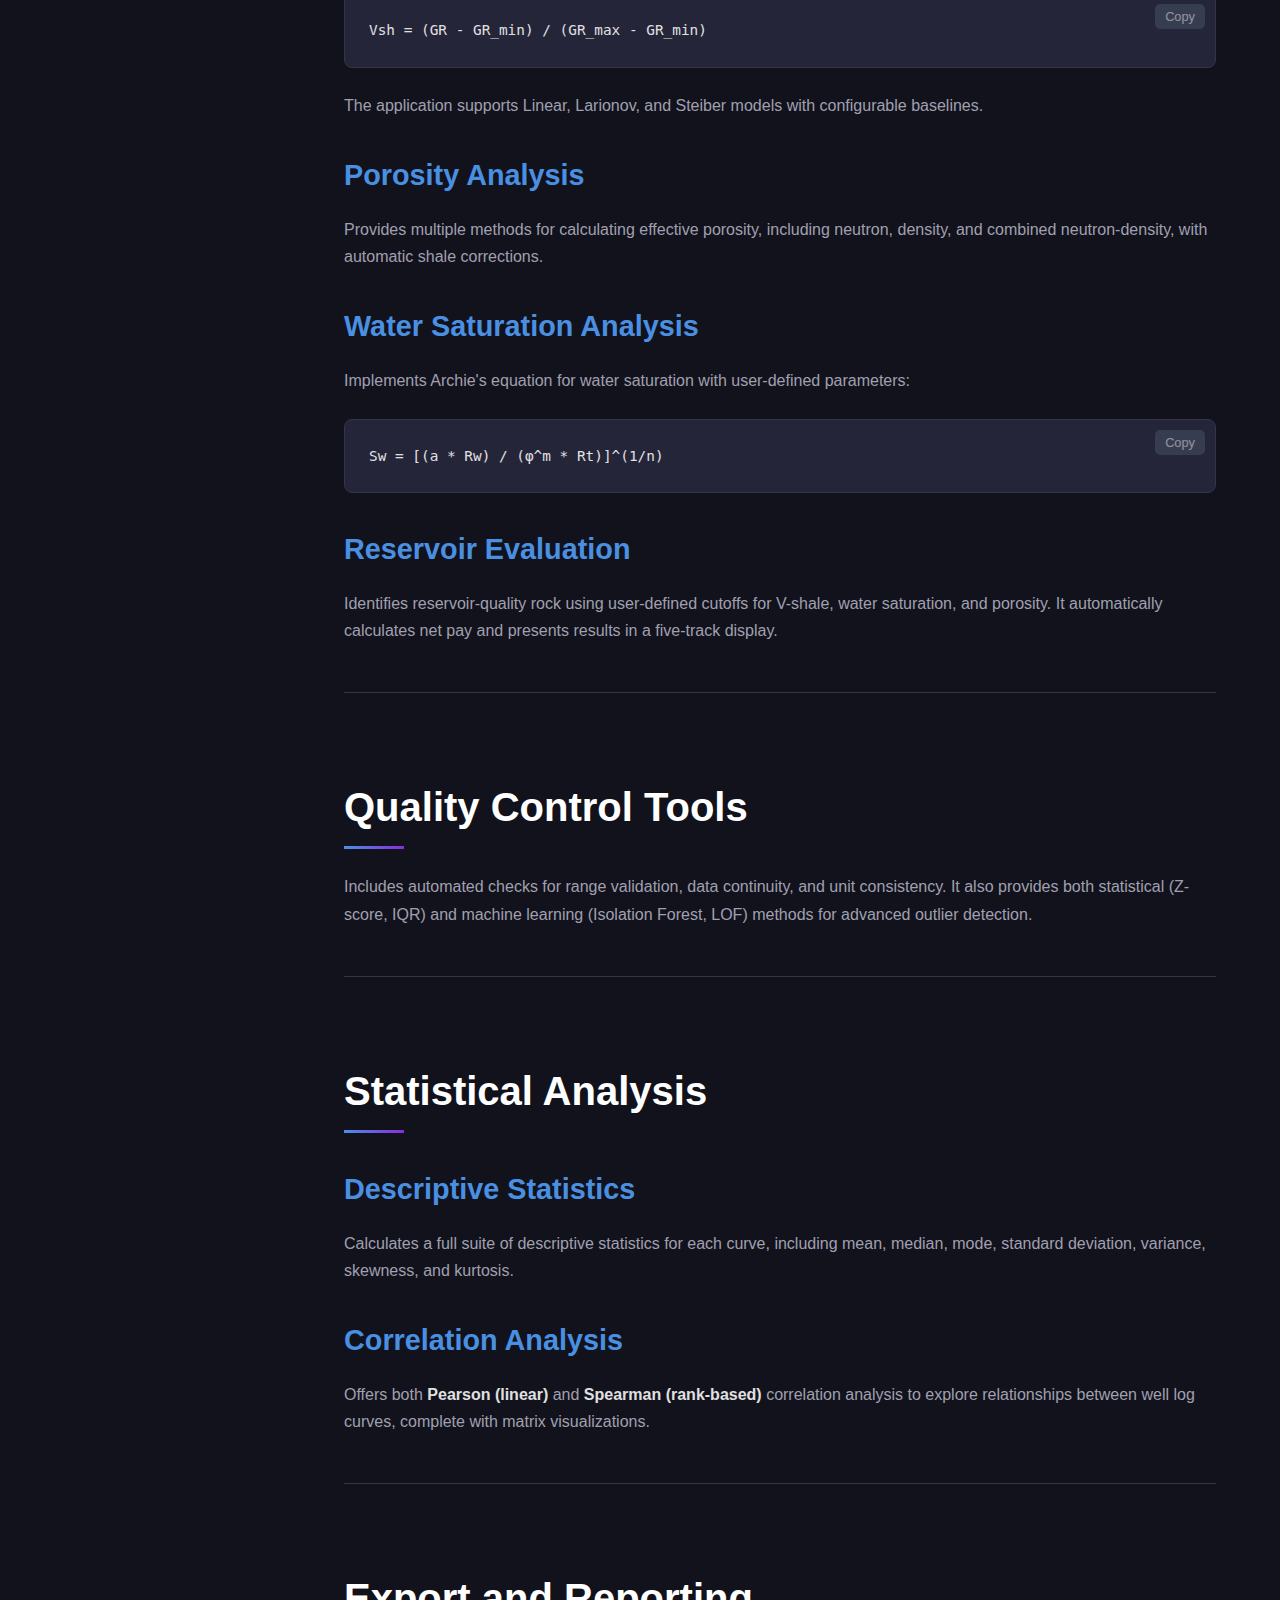
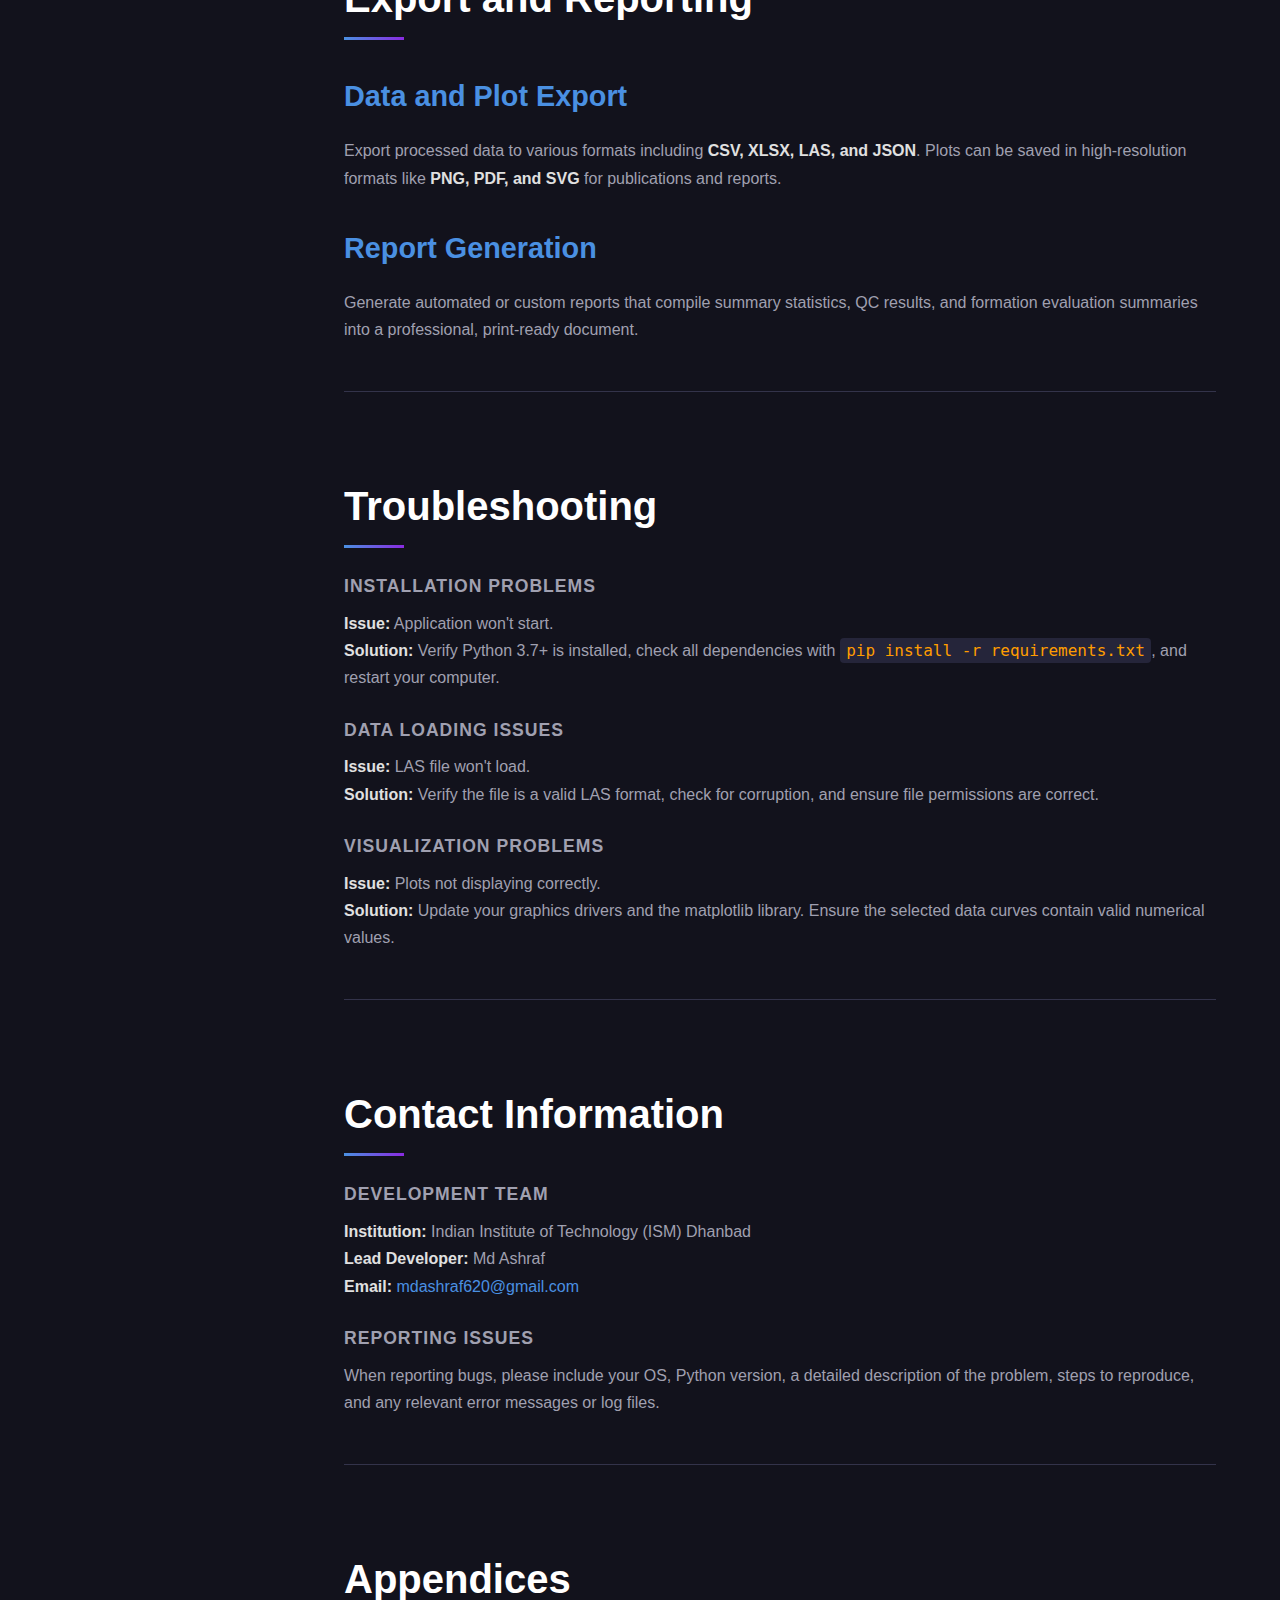
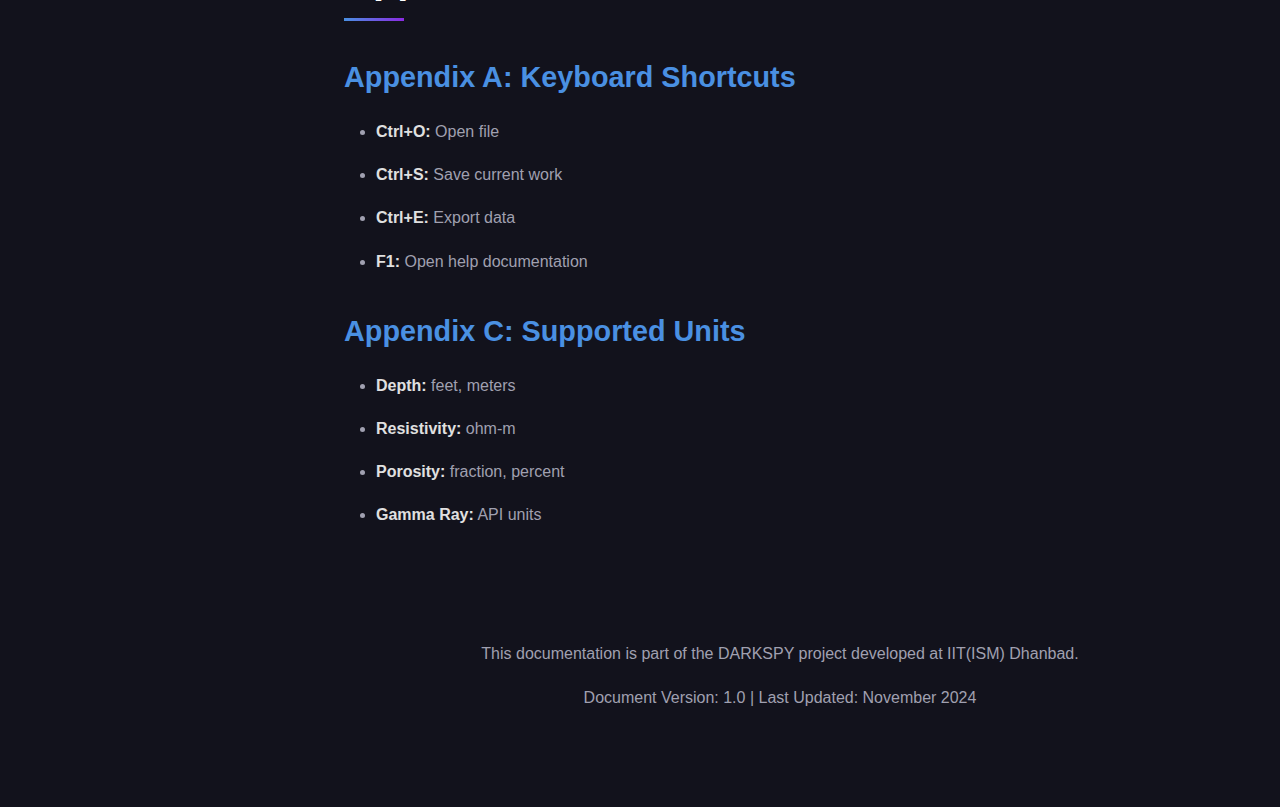
<file: user-doc.html>
<!DOCTYPE html>
<html lang="en">
<head>
    <meta charset="UTF-8">
    <meta name="viewport" content="width=device-width, initial-scale=1.0">
    <title>DARKSPY - Petrophysics Analysis Documentation</title>
    <style>
        /* Modern CSS Reset */
        *, *::before, *::after {
            box-sizing: border-box;
            margin: 0;
            padding: 0;
        }

        /* Variables for easy theme management */
        :root {
            --bg-color: #12121c;
            --sidebar-bg: #1a1a2e;
            --content-bg: #1e1e32;
            --text-primary: #e0e0e0;
            --text-secondary: #a0a0b0;
            --accent-primary: #4a90e2;
            --accent-secondary: #8a2be2;
            --border-color: #33334a;
            --code-bg: #25253a;
            --header-font: 'Segoe UI', 'Roboto', 'Helvetica Neue', Arial, sans-serif;
            --body-font: 'Segoe UI', 'Roboto', 'Helvetica Neue', Arial, sans-serif;
            --code-font: 'Fira Code', 'Consolas', 'Menlo', 'monospace';
        }

        html {
            scroll-behavior: smooth;
        }

        body {
            font-family: var(--body-font);
            background-color: var(--bg-color);
            color: var(--text-primary);
            display: flex;
            line-height: 1.7;
        }

        /* --- Custom Scrollbar --- */
        ::-webkit-scrollbar {
            width: 10px;
        }
        ::-webkit-scrollbar-track {
            background: var(--sidebar-bg);
        }
        ::-webkit-scrollbar-thumb {
            background: var(--accent-primary);
            border-radius: 5px;
        }
        ::-webkit-scrollbar-thumb:hover {
            background: var(--accent-secondary);
        }

        /* --- Sidebar Navigation --- */
        #sidebar {
            width: 280px;
            height: 100vh;
            position: fixed;
            top: 0;
            left: 0;
            background-color: var(--sidebar-bg);
            border-right: 1px solid var(--border-color);
            padding: 2rem 0;
            overflow-y: auto;
            transition: transform 0.3s ease;
        }

        #sidebar h1 {
            font-family: var(--header-font);
            font-size: 1.5rem;
            color: white;
            padding: 0 1.5rem 1rem;
            border-bottom: 1px solid var(--border-color);
            margin-bottom: 1rem;
        }

        #sidebar nav ul {
            list-style: none;
        }

        #sidebar nav a {
            display: block;
            color: var(--text-secondary);
            text-decoration: none;
            padding: 0.6rem 1.5rem;
            font-size: 0.95rem;
            border-left: 3px solid transparent;
            transition: all 0.2s ease;
        }

        #sidebar nav a:hover {
            color: white;
            background-color: rgba(255, 255, 255, 0.05);
            border-left-color: var(--accent-secondary);
        }

        #sidebar nav a.active {
            color: white;
            font-weight: 600;
            background-color: rgba(74, 144, 226, 0.1);
            border-left-color: var(--accent-primary);
        }

        /* --- Main Content --- */
        main {
            margin-left: 280px;
            padding: 3rem 4rem;
            width: calc(100% - 280px);
        }

        section {
            padding-top: 3rem;
            margin-bottom: 2rem;
            border-bottom: 1px solid var(--border-color);
            padding-bottom: 2rem;
        }
        section:last-of-type {
            border-bottom: none;
        }

        h2 {
            font-family: var(--header-font);
            font-size: 2.5rem;
            margin-bottom: 1.5rem;
            color: #ffffff;
            position: relative;
            padding-bottom: 0.5rem;
        }
        h2::after {
            content: '';
            position: absolute;
            bottom: 0;
            left: 0;
            width: 60px;
            height: 3px;
            background: linear-gradient(90deg, var(--accent-primary), var(--accent-secondary));
        }

        h3 {
            font-family: var(--header-font);
            font-size: 1.8rem;
            color: var(--accent-primary);
            margin-top: 2rem;
            margin-bottom: 1rem;
        }

        h4 {
            font-family: var(--header-font);
            font-size: 1.3rem;
            color: var(--text-primary);
            margin-top: 1.5rem;
            margin-bottom: 0.8rem;
            border-left: 3px solid var(--accent-secondary);
            padding-left: 10px;
        }
        
        h5 {
            font-family: var(--header-font);
            font-size: 1.1rem;
            color: var(--text-secondary);
            text-transform: uppercase;
            letter-spacing: 1px;
            margin-top: 1.5rem;
            margin-bottom: 0.5rem;
        }

        p, li {
            font-size: 1rem;
            color: var(--text-secondary);
            margin-bottom: 1rem;
        }

        ul, ol {
            padding-left: 2rem;
        }

        strong, b {
            color: var(--text-primary);
            font-weight: 600;
        }

        a {
            color: var(--accent-primary);
            text-decoration: none;
        }
        a:hover {
            text-decoration: underline;
        }

        /* --- Code Blocks --- */
        pre {
            background-color: var(--code-bg);
            border-radius: 8px;
            padding: 1.5rem;
            margin: 1.5rem 0;
            font-family: var(--code-font);
            font-size: 0.9rem;
            overflow-x: auto;
            position: relative;
            border: 1px solid var(--border-color);
        }

        code {
            font-family: var(--code-font);
        }
        
        p > code, li > code {
            background-color: var(--code-bg);
            padding: 0.2em 0.4em;
            border-radius: 4px;
            color: #ff9d00;
        }

        .copy-btn {
            position: absolute;
            top: 10px;
            right: 10px;
            background-color: #4a5568;
            color: white;
            border: none;
            padding: 5px 10px;
            border-radius: 5px;
            cursor: pointer;
            font-size: 0.8rem;
            opacity: 0.5;
            transition: opacity 0.2s, background-color 0.2s;
        }
        pre:hover .copy-btn {
            opacity: 1;
        }
        .copy-btn:hover {
            background-color: var(--accent-primary);
        }
        .copy-btn:active {
            background-color: var(--accent-secondary);
        }

        /* --- Footer --- */
        footer {
            text-align: center;
            padding: 2rem;
            margin-top: 2rem;
            color: var(--text-secondary);
            font-size: 0.9rem;
        }
        
        /* --- Responsive Design --- */
        @media (max-width: 1024px) {
            body {
                flex-direction: column;
            }
            #sidebar {
                position: static;
                width: 100%;
                height: auto;
                border-right: none;
                border-bottom: 1px solid var(--border-color);
            }
            main {
                margin-left: 0;
                width: 100%;
                padding: 2rem;
            }
        }
        
        @media (max-width: 768px) {
            main {
                padding: 1.5rem;
            }
            h2 { font-size: 2rem; }
            h3 { font-size: 1.6rem; }
        }

    </style>
</head>
<body>

    <aside id="sidebar">
        <h1>DARKSPY Docs</h1>
        <nav id="toc">
            <ul>
                <li><a href="#introduction" class="active">Introduction</a></li>
                <li><a href="#system-requirements">System Requirements</a></li>
                <li><a href="#installation-guide">Installation Guide</a></li>
                <li><a href="#getting-started">Getting Started</a></li>
                <li><a href="#user-interface-overview">User Interface</a></li>
                <li><a href="#data-loading-module">Data Loading</a></li>
                <li><a href="#well-data-and-statistics">Well Data & Stats</a></li>
                <li><a href="#basic-visualization">Basic Visualization</a></li>
                <li><a href="#formation-evaluation">Formation Evaluation</a></li>
                <li><a href="#quality-control-tools">Quality Control</a></li>
                <li><a href="#statistical-analysis">Statistical Analysis</a></li>
                <li><a href="#export-and-reporting">Export & Reporting</a></li>
                <li><a href="#troubleshooting">Troubleshooting</a></li>
                <li><a href="#contact-information">Contact Information</a></li>
                <li><a href="#appendices">Appendices</a></li>
            </ul>
        </nav>
    </aside>

    <main>
        <header style="text-align: center; margin-bottom: 2rem; padding-bottom: 2rem; border-bottom: 1px solid var(--border-color);">
            <h1 style="font-size: 3rem; color: #fff;">DARKSPY</h1>
            <p style="font-size: 1.5rem; color: var(--accent-primary);">Petrophysics Analysis Desktop Application</p>
            <p style="color: var(--text-secondary);">Version 1.0 | Developed at IIT (ISM) Dhanbad | Sep - Nov 2024</p>
        </header>

        <section id="introduction">
            <h2>Introduction</h2>
            <p>
                <strong>DARKSPY</strong> (Data Analysis and Reservoir Knowledge System for PetroPhYsics) is a comprehensive desktop application designed to facilitate the analysis and visualization of well log data. Built with Python and PyQt5, this application provides geoscientists, engineers, and students with powerful tools to load, visualize, interpret, and analyze subsurface geological data through an intuitive graphical interface.
            </p>
            <h3>Key Features</h3>
            <ul>
                <li>Industry-standard LAS file format support</li>
                <li>CSV and XLSX data import/export capabilities</li>
                <li>Multi-track well log visualization</li>
                <li>Formation evaluation tools (V-shale, porosity, water saturation)</li>
                <li>Advanced statistical analysis and quality control</li>
                <li>Machine learning-based outlier detection</li>
                <li>Professional-grade plotting and visualization</li>
                <li>Comprehensive help system and documentation</li>
            </ul>
            <h3>Target Users</h3>
            <ul>
                <li>Petroleum engineers and geoscientists</li>
                <li>Students in petroleum engineering and geology</li>
                <li>Researchers working with well log data</li>
                <li>Professionals in oil and gas industry</li>
                <li>Academic institutions teaching petrophysics</li>
            </ul>
        </section>

        <section id="system-requirements">
            <h2>System Requirements</h2>
            <h4>Minimum Requirements</h4>
            <ul>
                <li><strong>Operating System</strong>: Windows 10/11, macOS 10.14+, or Linux Ubuntu 18.04+</li>
                <li><strong>Python Version</strong>: Python 3.7 or higher</li>
                <li><strong>RAM</strong>: 4 GB minimum (8 GB recommended)</li>
                <li><strong>Storage</strong>: 500 MB free disk space</li>
                <li><strong>Display</strong>: 1024x768 resolution minimum (1920x1080 recommended)</li>
            </ul>
            <h4>Required Python Libraries</h4>
            <pre><code>PyQt5 >= 5.15.0
numpy >= 1.19.0
pandas >= 1.2.0
matplotlib >= 3.3.0
scipy >= 1.6.0
seaborn >= 0.11.0
plotly >= 5.0.0
lasio >= 0.28
scikit-learn >= 0.24.0</code></pre>
        </section>

        <section id="installation-guide">
            <h2>Installation Guide</h2>
            <h4>Method 1: Direct Installation (Recommended)</h4>
            <ol>
                <li>Download the DARKSPY installer package</li>
                <li>Run the installer executable</li>
                <li>Follow the installation wizard prompts</li>
                <li>Launch DARKSPY from the desktop shortcut</li>
            </ol>
            <h4>Method 2: Python Source Installation</h4>
            <ol>
                <li>Ensure Python 3.7+ is installed on your system</li>
                <li>Download the source code from the repository</li>
                <li>Install required dependencies:</li>
                <pre><code class="language-bash">pip install -r requirements.txt</code></pre>
                <li>Run the application:</li>
                <pre><code class="language-bash">python main.py</code></pre>
            </ol>
            <h4>Method 3: Virtual Environment Setup</h4>
            <pre><code class="language-bash"># Create virtual environment
python -m venv darkspy_env

# Activate virtual environment
# Windows:
darkspy_env\Scripts\activate
# macOS/Linux:
source darkspy_env/bin/activate

# Install dependencies
pip install -r requirements.txt

# Run application
python main.py</code></pre>
        </section>

        <section id="getting-started">
            <h2>Getting Started</h2>
            <h3>First Launch</h3>
            <ol>
                <li>Double-click the DARKSPY desktop icon or run from command line.</li>
                <li>The main application window will open with the "Data Loading" tab active.</li>
                <li>Review the "Motive" dialog that explains the application's purpose.</li>
                <li>Access the Help menu for detailed guidance.</li>
            </ol>
            <h3>Quick Start Workflow</h3>
            <ol>
                <li><strong>Load Data</strong>: Import your LAS, CSV, or XLSX files.</li>
                <li><strong>Review Statistics</strong>: Check data quality and basic statistics.</li>
                <li><strong>Visualize</strong>: Create well log plots and cross-plots.</li>
                <li><strong>Analyze</strong>: Perform formation evaluation and quality control.</li>
                <li><strong>Export</strong>: Save results and plots for reporting.</li>
            </ol>
        </section>
        
        <section id="user-interface-overview">
            <h2>User Interface Overview</h2>
            <h3>Main Window Components</h3>
            <p>The DARKSPY interface consists of four primary tabs:</p>
            <h4>1. Data Loading Tab</h4>
            <ul>
                <li>File import interface with drag-and-drop support</li>
                <li>Formation tops data upload</li>
                <li>LAS file header information display</li>
                <li>Well log unit conversion tools</li>
            </ul>
            <h4>2. Well Data and Stats Tab</h4>
            <ul>
                <li>Raw data table display</li>
                <li>Comprehensive statistical analysis</li>
                <li>Data filtering and sorting capabilities</li>
                <li>Export functionality for processed data</li>
            </ul>
            <h4>3. Basic Visualization Tab</h4>
            <ul>
                <li>Multi-track well log displays</li>
                <li>Cross-plot analysis tools</li>
                <li>Histogram generation</li>
                <li>Triple combo and multitrack plotting options</li>
            </ul>
            <h4>4. Formation Evaluation Tab</h4>
            <ul>
                <li>Quality control tools</li>
                <li>V-shale calculation</li>
                <li>Porosity analysis</li>
                <li>Water saturation calculation</li>
                <li>Reservoir flagging and net pay determination</li>
            </ul>
        </section>
        
        <section id="data-loading-module">
            <h2>Data Loading Module</h2>
            <h3>Supported File Formats</h3>
            <h4>LAS Files (.las)</h4>
            <ul>
                <li>Industry-standard Log ASCII Standard format</li>
                <li>Automatic header parsing and curve identification</li>
                <li>Support for LAS 2.0 and 3.0 formats</li>
            </ul>
            <h4>CSV Files (.csv) & Excel Files (.xlsx, .xls)</h4>
            <ul>
                <li>Automatic data type detection</li>
                <li>Support for different delimiter types and multiple sheets</li>
            </ul>
            <h3>Loading Data Process</h3>
            <ol>
                <li><strong>Select File</strong>: Click "Browse Files" or use drag-and-drop.</li>
                <li><strong>File Validation</strong>: DARKSPY automatically validates the file format and checks data integrity.</li>
                <li><strong>Data Preview</strong>: A preview is shown in the data table, flagging missing values.</li>
            </ol>
        </section>

        <section id="well-data-and-statistics">
            <h2>Well Data and Statistics</h2>
            <h3>Data Table Features</h3>
            <ul>
                <li>Comprehensive table showing all loaded curves.</li>
                <li>Sortable columns and real-time data filtering.</li>
            </ul>
            <h3>Statistical Analysis</h3>
            <p>The statistics panel provides count, mean, standard deviation, min/max, and percentiles (25th, 50th, 75th).</p>
        </section>
        
        <section id="basic-visualization">
            <h2>Basic Visualization</h2>
            <h3>Multi-track Log Display</h3>
            <p>Create professional log plots with configurable tracks for gamma ray, resistivity, porosity, and custom curves. Features include depth correlation, logarithmic/linear scaling, and color-coded curves.</p>
            <h3>Cross-Plot Analysis</h3>
            <p>Generate insightful cross-plots like Neutron vs. Density for lithology or Porosity vs. Resistivity for saturation analysis. Includes regression fitting and correlation metrics.</p>
            <h3>Histogram Analysis</h3>
            <p>Analyze data distributions with customizable histograms, bin sizes, and statistical overlays.</p>
        </section>
        
        <section id="formation-evaluation">
            <h2>Formation Evaluation</h2>
            <h3>Quality Control Module</h3>
            <p>The quality control system uses the <strong>Isolation Forest</strong> algorithm, an unsupervised machine learning method, to identify outliers and anomalies in your data. Results are displayed in an interactive scatter plot where inliers are blue and outliers are orange.</p>
            <h3>V-Shale Analysis</h3>
            <p>Calculates the volume of shale using gamma ray logs with the linear model:</p>
            <pre><code>Vsh = (GR - GR_min) / (GR_max - GR_min)</code></pre>
            <p>The application supports Linear, Larionov, and Steiber models with configurable baselines.</p>
            <h3>Porosity Analysis</h3>
            <p>Provides multiple methods for calculating effective porosity, including neutron, density, and combined neutron-density, with automatic shale corrections.</p>
            <h3>Water Saturation Analysis</h3>
            <p>Implements Archie's equation for water saturation with user-defined parameters:</p>
            <pre><code>Sw = [(a * Rw) / (φ^m * Rt)]^(1/n)</code></pre>
            <h3>Reservoir Evaluation</h3>
            <p>Identifies reservoir-quality rock using user-defined cutoffs for V-shale, water saturation, and porosity. It automatically calculates net pay and presents results in a five-track display.</p>
        </section>
        
        <section id="quality-control-tools">
            <h2>Quality Control Tools</h2>
            <p>Includes automated checks for range validation, data continuity, and unit consistency. It also provides both statistical (Z-score, IQR) and machine learning (Isolation Forest, LOF) methods for advanced outlier detection.</p>
        </section>
        
        <section id="statistical-analysis">
            <h2>Statistical Analysis</h2>
            <h3>Descriptive Statistics</h3>
            <p>Calculates a full suite of descriptive statistics for each curve, including mean, median, mode, standard deviation, variance, skewness, and kurtosis.</p>
            <h3>Correlation Analysis</h3>
            <p>Offers both <strong>Pearson (linear)</strong> and <strong>Spearman (rank-based)</strong> correlation analysis to explore relationships between well log curves, complete with matrix visualizations.</p>
        </section>
        
        <section id="export-and-reporting">
            <h2>Export and Reporting</h2>
            <h3>Data and Plot Export</h3>
            <p>Export processed data to various formats including <strong>CSV, XLSX, LAS, and JSON</strong>. Plots can be saved in high-resolution formats like <strong>PNG, PDF, and SVG</strong> for publications and reports.</p>
            <h3>Report Generation</h3>
            <p>Generate automated or custom reports that compile summary statistics, QC results, and formation evaluation summaries into a professional, print-ready document.</p>
        </section>

        <section id="troubleshooting">
            <h2>Troubleshooting</h2>
            <h5>Installation Problems</h5>
            <p><strong>Issue:</strong> Application won't start. <br/> <strong>Solution:</strong> Verify Python 3.7+ is installed, check all dependencies with <code>pip install -r requirements.txt</code>, and restart your computer.</p>
            
            <h5>Data Loading Issues</h5>
            <p><strong>Issue:</strong> LAS file won't load. <br/> <strong>Solution:</strong> Verify the file is a valid LAS format, check for corruption, and ensure file permissions are correct.</p>
            
            <h5>Visualization Problems</h5>
            <p><strong>Issue:</strong> Plots not displaying correctly. <br/> <strong>Solution:</strong> Update your graphics drivers and the matplotlib library. Ensure the selected data curves contain valid numerical values.</p>
        </section>

        <section id="contact-information">
            <h2>Contact Information</h2>
            <h5>Development Team</h5>
            <p><strong>Institution:</strong> Indian Institute of Technology (ISM) Dhanbad <br/>
               <strong>Lead Developer:</strong> Md Ashraf <br/>
               <strong>Email:</strong> <a href="mailto:mdashraf620@gmail.com">mdashraf620@gmail.com</a>
            </p>
            <h5>Reporting Issues</h5>
            <p>When reporting bugs, please include your OS, Python version, a detailed description of the problem, steps to reproduce, and any relevant error messages or log files.</p>
        </section>
        
        <section id="appendices">
            <h2>Appendices</h2>
            <h3>Appendix A: Keyboard Shortcuts</h3>
            <ul>
                <li><strong>Ctrl+O:</strong> Open file</li>
                <li><strong>Ctrl+S:</strong> Save current work</li>
                <li><strong>Ctrl+E:</strong> Export data</li>
                <li><strong>F1:</strong> Open help documentation</li>
            </ul>
            <h3>Appendix C: Supported Units</h3>
            <ul>
                <li><strong>Depth:</strong> feet, meters</li>
                <li><strong>Resistivity:</strong> ohm-m</li>
                <li><strong>Porosity:</strong> fraction, percent</li>
                <li><strong>Gamma Ray:</strong> API units</li>
            </ul>
        </section>

        <footer>
            <p>This documentation is part of the DARKSPY project developed at IIT(ISM) Dhanbad.</p>
            <p>Document Version: 1.0 | Last Updated: November 2024</p>
        </footer>

    </main>

    <script>
        document.addEventListener('DOMContentLoaded', function () {
            // --- Add Copy Buttons to Code Blocks ---
            const codeBlocks = document.querySelectorAll('pre');
            codeBlocks.forEach(block => {
                const code = block.querySelector('code');
                if (code) {
                    const btn = document.createElement('button');
                    btn.className = 'copy-btn';
                    btn.textContent = 'Copy';
                    btn.addEventListener('click', () => {
                        navigator.clipboard.writeText(code.innerText).then(() => {
                            btn.textContent = 'Copied!';
                            setTimeout(() => {
                                btn.textContent = 'Copy';
                            }, 2000);
                        });
                    });
                    block.appendChild(btn);
                }
            });

            // --- Active Section Highlighting on Scroll ---
            const sections = document.querySelectorAll('main section');
            const navLinks = document.querySelectorAll('#toc a');

            const observerOptions = {
                root: null,
                rootMargin: '0px',
                threshold: 0.3 // Trigger when 30% of the section is visible
            };

            const observer = new IntersectionObserver((entries, observer) => {
                entries.forEach(entry => {
                    if (entry.isIntersecting) {
                        const id = entry.target.getAttribute('id');
                        navLinks.forEach(link => {
                            link.classList.remove('active');
                            if (link.getAttribute('href') === `#${id}`) {
                                link.classList.add('active');
                            }
                        });
                    }
                });
            }, observerOptions);

            sections.forEach(section => {
                observer.observe(section);
            });

        });
    </script>
</body>
</html>
</file>
<file: html/thesis-earthquake-declustering/styles.css>
/* ULTRA-ADVANCED THESIS DESIGN - IMAGE-BASED PLOTS */

* {
    margin: 0;
    padding: 0;
    box-sizing: border-box;
}

:root {
    --primary: #0a0e27;
    --secondary: #1a1f3a;
    --accent: #6366f1;
    --highlight: #ec4899;
    --success: #10b981;
    --warning: #f59e0b;
    
    --text: #1e293b;
    --text-light: #64748b;
    --text-lighter: #94a3b8;
    
    --bg: #ffffff;
    --bg-alt: #f8fafc;
    --bg-dark: #0f172a;
    
    --font-heading: 'Crimson Pro', Georgia, serif;
    --font-body: 'Work Sans', system-ui, sans-serif;
    --font-mono: 'Fira Code', monospace;
    
    --radius-sm: 8px;
    --radius-md: 12px;
    --radius-lg: 20px;
    --radius-xl: 28px;
    
    --shadow-sm: 0 1px 3px rgba(0,0,0,0.08);
    --shadow-md: 0 4px 12px rgba(0,0,0,0.1);
    --shadow-lg: 0 8px 24px rgba(0,0,0,0.12);
    --shadow-xl: 0 16px 40px rgba(0,0,0,0.15);
    
    --gradient-1: linear-gradient(135deg, #6366f1 0%, #8b5cf6 100%);
    --gradient-2: linear-gradient(135deg, #ec4899 0%, #f43f5e 100%);
    --gradient-3: linear-gradient(135deg, #10b981 0%, #14b8a6 100%);
}

html {
    scroll-behavior: smooth;
    font-size: 16px;
}

body {
    font-family: var(--font-body);
    line-height: 1.7;
    color: var(--text);
    background: var(--bg);
    overflow-x: hidden;
}

.container {
    max-width: 1280px;
    margin: 0 auto;
    padding: 0 2rem;
}

/* PARTICLE BACKGROUND */
.particle-bg {
    position: fixed;
    top: 0;
    left: 0;
    width: 100%;
    height: 100%;
    z-index: -1;
    opacity: 0.4;
}

/* NAVIGATION */
.navbar {
    position: fixed;
    top: 0;
    left: 0;
    right: 0;
    z-index: 1000;
    background: rgba(255,255,255,0.95);
    backdrop-filter: blur(20px);
    border-bottom: 1px solid rgba(0,0,0,0.05);
    transition: all 0.3s;
}

.navbar.scrolled {
    box-shadow: var(--shadow-md);
}

.nav-container {
    display: flex;
    justify-content: space-between;
    align-items: center;
    padding: 1rem 2rem;
}

.nav-brand {
    display: flex;
    align-items: center;
    gap: 1rem;
}

.brand-logo {
    width: 40px;
    height: 40px;
    color: var(--accent);
    animation: pulse 2s infinite;
}

@keyframes pulse {
    0%, 100% { opacity: 1; transform: scale(1); }
    50% { opacity: 0.8; transform: scale(1.05); }
}

.brand-text {
    display: flex;
    flex-direction: column;
}

.brand-title {
    font-family: var(--font-heading);
    font-size: 1.1rem;
    font-weight: 700;
    color: var(--primary);
}

.brand-subtitle {
    font-size: 0.75rem;
    color: var(--text-light);
    text-transform: uppercase;
    letter-spacing: 1px;
}

.nav-menu {
    display: flex;
    list-style: none;
    gap: 2rem;
}

.nav-link {
    color: var(--text-light);
    text-decoration: none;
    font-weight: 500;
    font-size: 0.95rem;
    position: relative;
    transition: color 0.3s;
}

.nav-link::after {
    content: '';
    position: absolute;
    bottom: -4px;
    left: 0;
    width: 0;
    height: 2px;
    background: var(--gradient-1);
    transition: width 0.3s;
}

.nav-link:hover,
.nav-link.active {
    color: var(--accent);
}

.nav-link:hover::after,
.nav-link.active::after {
    width: 100%;
}

.mobile-toggle {
    display: none;
    flex-direction: column;
    gap: 5px;
    background: none;
    border: none;
    cursor: pointer;
    padding: 8px;
}

.mobile-toggle span {
    width: 24px;
    height: 2px;
    background: var(--primary);
    transition: all 0.3s;
}

/* HERO */
.hero {
    position: relative;
    min-height: 100vh;
    display: flex;
    align-items: center;
    justify-content: center;
    overflow: hidden;
    background: linear-gradient(135deg, #0a0e27 0%, #1a1f3a 50%, #2d1b69 100%);
}

.hero-bg {
    position: absolute;
    inset: 0;
    z-index: 0;
}

.wave-container {
    position: absolute;
    bottom: 0;
    left: 0;
    width: 100%;
    height: 200px;
    overflow: hidden;
}

.wave {
    position: absolute;
    bottom: 0;
    left: 0;
    width: 100%;
    height: 100%;
    animation: wave 10s linear infinite;
}

@keyframes wave {
    0% { transform: translateX(0); }
    100% { transform: translateX(-50%); }
}

.hero-container {
    position: relative;
    z-index: 1;
    text-align: center;
    color: white;
    padding: 4rem 2rem;
}

.hero-badge {
    display: inline-flex;
    align-items: center;
    gap: 0.5rem;
    padding: 0.75rem 1.5rem;
    background: rgba(255,255,255,0.1);
    border: 1px solid rgba(255,255,255,0.2);
    border-radius: 50px;
    font-size: 0.9rem;
    font-weight: 600;
    letter-spacing: 1px;
    backdrop-filter: blur(10px);
    margin-bottom: 2rem;
    animation: fadeInDown 1s ease-out;
}

@keyframes fadeInDown {
    from { opacity: 0; transform: translateY(-20px); }
    to { opacity: 1; transform: translateY(0); }
}

.badge-icon {
    font-size: 1.2rem;
}

.hero-title {
    font-family: var(--font-heading);
    font-size: clamp(2.5rem, 6vw, 5rem);
    font-weight: 900;
    line-height: 1.1;
    margin-bottom: 1.5rem;
    animation: fadeInUp 1s ease-out 0.2s both;
}

@keyframes fadeInUp {
    from { opacity: 0; transform: translateY(30px); }
    to { opacity: 1; transform: translateY(0); }
}

.title-line {
    display: block;
    position: relative;
}

.title-line.highlight {
    background: linear-gradient(135deg, #fbbf24 0%, #f59e0b 100%);
    -webkit-background-clip: text;
    -webkit-text-fill-color: transparent;
    background-clip: text;
}

.hero-subtitle {
    font-size: clamp(1.1rem, 2vw, 1.4rem);
    opacity: 0.9;
    margin-bottom: 3rem;
    animation: fadeInUp 1s ease-out 0.4s both;
}

.hero-meta-grid {
    display: grid;
    grid-template-columns: repeat(auto-fit, minmax(200px, 1fr));
    gap: 1.5rem;
    max-width: 900px;
    margin: 0 auto 3rem;
    animation: fadeInUp 1s ease-out 0.6s both;
}

.meta-card {
    display: flex;
    align-items: center;
    gap: 1rem;
    padding: 1.5rem;
    background: rgba(255,255,255,0.05);
    border: 1px solid rgba(255,255,255,0.1);
    border-radius: var(--radius-md);
    backdrop-filter: blur(10px);
    transition: all 0.3s;
}

.meta-card:hover {
    background: rgba(255,255,255,0.1);
    transform: translateY(-3px);
}

.meta-icon {
    font-size: 2rem;
}

.meta-content {
    display: flex;
    flex-direction: column;
    align-items: flex-start;
    text-align: left;
}

.meta-label {
    font-size: 0.75rem;
    opacity: 0.7;
    text-transform: uppercase;
    letter-spacing: 1px;
}

.meta-value {
    font-size: 1rem;
    font-weight: 600;
}

.hero-stats {
    display: flex;
    justify-content: center;
    align-items: center;
    gap: 2rem;
    flex-wrap: wrap;
    margin-bottom: 3rem;
    animation: fadeInUp 1s ease-out 0.8s both;
}

.stat-item {
    text-align: center;
}

.stat-number {
    font-family: var(--font-heading);
    font-size: 2.5rem;
    font-weight: 700;
    background: var(--gradient-1);
    -webkit-background-clip: text;
    -webkit-text-fill-color: transparent;
    background-clip: text;
}

.stat-label {
    font-size: 0.9rem;
    opacity: 0.8;
}

.stat-divider {
    width: 1px;
    height: 40px;
    background: rgba(255,255,255,0.2);
}

.hero-cta-group {
    display: flex;
    justify-content: center;
    gap: 1rem;
    flex-wrap: wrap;
    animation: fadeInUp 1s ease-out 1s both;
}

.cta-btn {
    display: inline-flex;
    align-items: center;
    gap: 0.5rem;
    padding: 1rem 2rem;
    border-radius: var(--radius-md);
    font-weight: 600;
    font-size: 1rem;
    text-decoration: none;
    transition: all 0.3s;
}

.cta-btn.primary {
    background: white;
    color: var(--primary);
    box-shadow: 0 4px 16px rgba(255,255,255,0.2);
}

.cta-btn.primary:hover {
    transform: translateY(-2px);
    box-shadow: 0 6px 20px rgba(255,255,255,0.3);
}

.cta-btn.secondary {
    background: rgba(255,255,255,0.1);
    color: white;
    border: 2px solid rgba(255,255,255,0.3);
    backdrop-filter: blur(10px);
}

.cta-btn.secondary:hover {
    background: rgba(255,255,255,0.2);
}

.scroll-prompt {
    position: absolute;
    bottom: 2rem;
    left: 50%;
    transform: translateX(-50%);
    display: flex;
    flex-direction: column;
    align-items: center;
    gap: 0.5rem;
    color: rgba(255,255,255,0.6);
    font-size: 0.85rem;
    animation: bounce 2s infinite;
}

@keyframes bounce {
    0%, 100% { transform: translateX(-50%) translateY(0); }
    50% { transform: translateX(-50%) translateY(-10px); }
}

.mouse {
    width: 24px;
    height: 40px;
    border: 2px solid rgba(255,255,255,0.3);
    border-radius: 12px;
    position: relative;
}

.wheel {
    width: 4px;
    height: 8px;
    background: rgba(255,255,255,0.5);
    border-radius: 2px;
    position: absolute;
    top: 8px;
    left: 50%;
    transform: translateX(-50%);
    animation: scroll 2s infinite;
}

@keyframes scroll {
    0% { transform: translateX(-50%) translateY(0); opacity: 1; }
    100% { transform: translateX(-50%) translateY(20px); opacity: 0; }
}

/* SECTIONS */
.section {
    padding: 6rem 0;
    position: relative;
}

.section-header {
    text-align: center;
    margin-bottom: 4rem;
}

.section-tag {
    display: inline-block;
    font-family: var(--font-mono);
    font-size: 0.85rem;
    color: var(--accent);
    font-weight: 600;
    letter-spacing: 2px;
    text-transform: uppercase;
    margin-bottom: 1rem;
}

.section-title {
    font-family: var(--font-heading);
    font-size: clamp(2rem, 4vw, 3.5rem);
    font-weight: 700;
    color: var(--primary);
    margin-bottom: 1rem;
}

.section-desc {
    font-size: 1.1rem;
    color: var(--text-light);
}

/* RICH CARDS */
.rich-card {
    background: white;
    padding: 2rem;
    border-radius: var(--radius-lg);
    box-shadow: var(--shadow-md);
    margin-bottom: 2rem;
    border-left: 4px solid var(--accent);
    transition: all 0.3s;
}

.rich-card:hover {
    box-shadow: var(--shadow-xl);
    transform: translateY(-4px);
}

.rich-card.highlight {
    background: linear-gradient(135deg, #fef3c7 0%, #fde68a 100%);
    border-left-color: var(--warning);
}

.card-icon {
    width: 56px;
    height: 56px;
    display: flex;
    align-items: center;
    justify-content: center;
    font-size: 2rem;
    border-radius: var(--radius-md);
    margin-bottom: 1rem;
}

.card-icon.gradient-1 {
    background: var(--gradient-1);
}

.card-icon.gradient-2 {
    background: var(--gradient-2);
}

.rich-card h3 {
    font-family: var(--font-heading);
    font-size: 1.5rem;
    font-weight: 700;
    color: var(--primary);
    margin-bottom: 1rem;
}

.rich-card p {
    margin-bottom: 1rem;
    line-height: 1.8;
}

/* PROBLEM GRID */
.problem-grid {
    display: grid;
    grid-template-columns: repeat(auto-fit, minmax(250px, 1fr));
    gap: 1.5rem;
    margin: 2rem 0;
}

.problem-card {
    padding: 1.5rem;
    background: var(--bg-alt);
    border-radius: var(--radius-md);
    border-left: 3px solid var(--highlight);
    transition: all 0.3s;
}

.problem-card:hover {
    background: #fce7f3;
    transform: translateX(5px);
}

.problem-icon {
    font-size: 2rem;
    margin-bottom: 1rem;
}

.problem-card h4 {
    font-size: 1.1rem;
    font-weight: 700;
    color: var(--primary);
    margin-bottom: 0.5rem;
}

.problem-card p {
    font-size: 0.95rem;
    color: var(--text-light);
    margin: 0;
}

/* ADVANTAGE LIST */
.advantage-list {
    display: flex;
    flex-direction: column;
    gap: 1rem;
    margin-top: 1.5rem;
}

.advantage-item {
    display: flex;
    gap: 1rem;
    align-items: flex-start;
}

.adv-num {
    flex-shrink: 0;
    width: 40px;
    height: 40px;
    display: flex;
    align-items: center;
    justify-content: center;
    background: var(--gradient-2);
    color: white;
    font-weight: 700;
    border-radius: 50%;
}

.advantage-item strong {
    display: block;
    margin-bottom: 0.25rem;
    color: var(--primary);
}

.advantage-item p {
    margin: 0;
    font-size: 0.95rem;
}

/* TIMELINE */
.timeline {
    position: relative;
    max-width: 900px;
    margin: 0 auto;
}

.timeline::before {
    content: '';
    position: absolute;
    left: 40px;
    top: 0;
    bottom: 0;
    width: 3px;
    background: linear-gradient(to bottom, var(--accent), var(--highlight));
}

.timeline-item {
    display: flex;
    gap: 2rem;
    margin-bottom: 3rem;
    position: relative;
}

.timeline-marker {
    flex-shrink: 0;
    width: 80px;
    height: 80px;
    display: flex;
    align-items: center;
    justify-content: center;
    background: white;
    border: 4px solid var(--accent);
    border-radius: 50%;
    font-family: var(--font-heading);
    font-size: 2rem;
    font-weight: 700;
    color: var(--accent);
    box-shadow: var(--shadow-md);
    z-index: 1;
}

.timeline-content {
    flex: 1;
    background: white;
    padding: 1.5rem;
    border-radius: var(--radius-md);
    box-shadow: var(--shadow-sm);
    border-left: 3px solid var(--accent);
}

.timeline-content h4 {
    font-size: 1.2rem;
    font-weight: 700;
    color: var(--primary);
    margin-bottom: 0.5rem;
}

.timeline-content p {
    font-size: 0.95rem;
    color: var(--text-light);
    margin: 0;
}

/* METHOD SHOWCASE */
.method-showcase {
    display: grid;
    grid-template-columns: repeat(auto-fit, minmax(400px, 1fr));
    gap: 2rem;
    margin-top: 3rem;
}

.method-box {
    background: white;
    padding: 2rem;
    border-radius: var(--radius-lg);
    box-shadow: var(--shadow-md);
}

.method-box h3 {
    font-size: 1.3rem;
    font-weight: 700;
    color: var(--primary);
    margin-bottom: 1.5rem;
    border-bottom: 2px solid var(--accent);
    padding-bottom: 0.5rem;
}

.model-grid {
    display: grid;
    gap: 1rem;
}

.model-chip {
    display: flex;
    align-items: center;
    gap: 1rem;
    padding: 1rem;
    background: var(--bg-alt);
    border-radius: var(--radius-sm);
    transition: all 0.3s;
}

.model-chip:hover {
    background: #e0e7ff;
    transform: translateX(5px);
}

.model-chip.highlight {
    background: linear-gradient(135deg, #fef3c7, #fde68a);
    border: 2px solid var(--warning);
}

.chip-badge {
    flex-shrink: 0;
    width: 48px;
    height: 48px;
    display: flex;
    align-items: center;
    justify-content: center;
    background: var(--primary);
    color: white;
    font-family: var(--font-mono);
    font-weight: 700;
    border-radius: var(--radius-sm);
}

.model-chip.highlight .chip-badge {
    background: var(--gradient-1);
}

.chip-name {
    font-weight: 600;
    color: var(--text);
}

.feature-tags {
    display: flex;
    flex-wrap: wrap;
    gap: 0.75rem;
}

.feature-tag {
    padding: 0.75rem 1.25rem;
    background: var(--primary);
    color: white;
    font-family: var(--font-mono);
    font-weight: 600;
    border-radius: var(--radius-sm);
    font-size: 1rem;
    transition: all 0.3s;
}

.feature-tag:hover {
    background: var(--accent);
    transform: translateY(-2px);
}

/* PLOTS SECTION - IMAGE BASED */
.plots-section {
    background: linear-gradient(to bottom, var(--bg), var(--bg-alt));
}

.instructions-box {
    background: linear-gradient(135deg, #eff6ff, #dbeafe);
    border: 2px solid var(--accent);
    border-radius: var(--radius-lg);
    padding: 2rem;
    margin-bottom: 3rem;
    box-shadow: var(--shadow-md);
}

.instruction-header {
    display: flex;
    align-items: center;
    gap: 1rem;
    margin-bottom: 1.5rem;
    border-bottom: 2px solid var(--accent);
    padding-bottom: 1rem;
}

.instruction-header .icon {
    font-size: 2rem;
}

.instruction-header h3 {
    font-family: var(--font-heading);
    font-size: 1.5rem;
    font-weight: 700;
    color: var(--primary);
    margin: 0;
}

.instruction-content p {
    margin-bottom: 1rem;
    font-size: 1rem;
    color: var(--text);
}

.instruction-content strong {
    color: var(--primary);
}

.instruction-content ol {
    margin-left: 1.5rem;
    margin-bottom: 1.5rem;
}

.instruction-content li {
    margin-bottom: 0.75rem;
    line-height: 1.7;
}

.instruction-content code {
    background: rgba(99, 102, 241, 0.1);
    padding: 0.25rem 0.5rem;
    border-radius: 4px;
    font-family: var(--font-mono);
    font-size: 0.9rem;
    color: var(--accent);
}

.plots-grid {
    display: grid;
    grid-template-columns: repeat(auto-fit, minmax(500px, 1fr));
    gap: 2rem;
}

.plot-card {
    background: white;
    border-radius: var(--radius-xl);
    box-shadow: var(--shadow-lg);
    overflow: hidden;
    border: 1px solid rgba(0,0,0,0.05);
    transition: all 0.4s;
}

.plot-card:hover {
    box-shadow: var(--shadow-xl);
    transform: translateY(-6px);
}

.plot-card.full-width {
    grid-column: 1 / -1;
}

.plot-header {
    display: flex;
    justify-content: space-between;
    align-items: center;
    padding: 1.5rem 2rem;
    border-bottom: 2px solid var(--bg-alt);
}

.plot-header h3 {
    font-family: var(--font-heading);
    font-size: 1.3rem;
    font-weight: 700;
    color: var(--primary);
    margin: 0;
}

.plot-badge {
    padding: 0.5rem 1rem;
    background: var(--gradient-1);
    color: white;
    font-size: 0.75rem;
    font-weight: 600;
    border-radius: 20px;
    text-transform: uppercase;
    letter-spacing: 1px;
}

.plot-image-container {
    position: relative;
    width: 100%;
    overflow: hidden;
    background: var(--bg-alt);
}

.plot-img {
    width: 100%;
    height: auto;
    display: block;
    transition: transform 0.3s ease;
}

.plot-card:hover .plot-img {
    transform: scale(1.02);
}

.plot-caption {
    padding: 1.5rem 2rem;
    background: var(--bg-alt);
}

.plot-caption p {
    font-size: 0.95rem;
    color: var(--text-light);
    line-height: 1.7;
    margin: 0;
}

/* METRICS TABLE */
.metrics-table-container {
    background: white;
    padding: 2rem;
    border-radius: var(--radius-lg);
    box-shadow: var(--shadow-md);
    margin-top: 3rem;
}

.metrics-table-container h3 {
    font-size: 1.5rem;
    font-weight: 700;
    color: var(--primary);
    margin-bottom: 1.5rem;
}

.table-wrapper {
    overflow-x: auto;
}

.metrics-table {
    width: 100%;
    border-collapse: collapse;
}

.metrics-table thead {
    background: var(--primary);
    color: white;
}

.metrics-table th {
    padding: 1rem;
    text-align: left;
    font-weight: 600;
}

.metrics-table td {
    padding: 1rem;
    border-bottom: 1px solid var(--bg-alt);
}

.metrics-table tbody tr {
    transition: background 0.2s;
}

.metrics-table tbody tr:hover {
    background: var(--bg-alt);
}

.metrics-table tbody tr.best {
    background: linear-gradient(to right, #fef3c7, transparent);
    font-weight: 600;
}

/* RESULTS */
.results-hero {
    display: grid;
    grid-template-columns: repeat(auto-fit, minmax(300px, 1fr));
    gap: 2rem;
    margin-bottom: 4rem;
}

.result-card {
    background: white;
    padding: 2.5rem;
    border-radius: var(--radius-xl);
    text-align: center;
    box-shadow: var(--shadow-lg);
    border-top: 6px solid var(--accent);
    transition: all 0.4s;
}

.result-card:hover {
    transform: translateY(-8px) scale(1.02);
    box-shadow: var(--shadow-xl);
}

.result-icon {
    font-size: 3rem;
    margin-bottom: 1rem;
}

.result-value {
    font-family: var(--font-heading);
    font-size: 3rem;
    font-weight: 900;
    background: var(--gradient-1);
    -webkit-background-clip: text;
    -webkit-text-fill-color: transparent;
    background-clip: text;
    margin-bottom: 0.5rem;
}

.result-label {
    font-size: 1.2rem;
    font-weight: 700;
    color: var(--text);
    margin-bottom: 0.5rem;
}

.result-desc {
    font-size: 0.9rem;
    color: var(--text-light);
}

/* INSIGHTS */
.insights-grid {
    display: grid;
    grid-template-columns: repeat(auto-fit, minmax(450px, 1fr));
    gap: 2rem;
}

.insight-card {
    background: white;
    padding: 2rem;
    border-radius: var(--radius-lg);
    box-shadow: var(--shadow-md);
}

.insight-card h3 {
    font-size: 1.4rem;
    font-weight: 700;
    color: var(--primary);
    margin-bottom: 1.5rem;
    border-bottom: 2px solid var(--accent);
    padding-bottom: 0.5rem;
}

.rank-list {
    display: flex;
    flex-direction: column;
    gap: 1rem;
}

.rank-item {
    display: flex;
    gap: 1rem;
    align-items: flex-start;
    padding: 1rem;
    background: var(--bg-alt);
    border-radius: var(--radius-sm);
    transition: all 0.3s;
}

.rank-item:hover {
    background: #e0e7ff;
    transform: translateX(5px);
}

.rank {
    flex-shrink: 0;
    width: 40px;
    height: 40px;
    display: flex;
    align-items: center;
    justify-content: center;
    background: var(--gradient-1);
    color: white;
    font-weight: 700;
    border-radius: 50%;
}

.rank-content strong {
    display: block;
    margin-bottom: 0.25rem;
    color: var(--primary);
}

.rank-content p {
    font-size: 0.95rem;
    color: var(--text-light);
    margin: 0;
}

.comparison-list {
    display: flex;
    flex-direction: column;
    gap: 1.5rem;
}

.comp-item {
    display: flex;
    align-items: center;
    gap: 1rem;
}

.comp-name {
    flex-shrink: 0;
    width: 140px;
    font-weight: 600;
    font-size: 0.9rem;
    color: var(--text);
}

.comp-bar {
    flex: 1;
    height: 32px;
    background: var(--bg-alt);
    border-radius: var(--radius-sm);
    overflow: hidden;
    position: relative;
}

.comp-bar .bar {
    height: 100%;
    background: var(--gradient-1);
    transition: width 1s ease-out;
}

.comp-item.highlight .bar {
    background: var(--gradient-3);
}

.comp-value {
    flex-shrink: 0;
    width: 80px;
    text-align: right;
    font-weight: 700;
    color: var(--text);
}

/* IMPACT */
.impact-grid {
    display: grid;
    grid-template-columns: repeat(auto-fit, minmax(280px, 1fr));
    gap: 2rem;
    margin-bottom: 3rem;
}

.impact-card {
    background: white;
    padding: 2rem;
    border-radius: var(--radius-lg);
    box-shadow: var(--shadow-md);
    text-align: center;
    transition: all 0.4s;
}

.impact-card:hover {
    transform: translateY(-8px) rotate(1deg);
    box-shadow: var(--shadow-xl);
}

.impact-icon {
    width: 64px;
    height: 64px;
    display: flex;
    align-items: center;
    justify-content: center;
    background: var(--gradient-3);
    color: white;
    font-size: 2rem;
    border-radius: 50%;
    margin: 0 auto 1rem;
}

.impact-card h3 {
    font-size: 1.3rem;
    font-weight: 700;
    color: var(--primary);
    margin-bottom: 1rem;
}

.impact-card p {
    font-size: 0.95rem;
    line-height: 1.7;
    color: var(--text-light);
}

.application-boxes {
    display: grid;
    grid-template-columns: repeat(auto-fit, minmax(450px, 1fr));
    gap: 2rem;
}

.app-box {
    background: white;
    padding: 2rem;
    border-radius: var(--radius-lg);
    box-shadow: var(--shadow-md);
}

.app-box h3 {
    font-size: 1.4rem;
    font-weight: 700;
    color: var(--primary);
    margin-bottom: 1.5rem;
    border-bottom: 2px solid var(--accent);
    padding-bottom: 0.5rem;
}

.app-box ul {
    list-style: none;
    margin: 0;
    padding: 0;
}

.app-box li {
    position: relative;
    padding-left: 1.5rem;
    margin-bottom: 1rem;
    line-height: 1.7;
}

.app-box li::before {
    content: '▸';
    position: absolute;
    left: 0;
    color: var(--accent);
    font-weight: 700;
}

/* FOOTER */
.footer {
    background: var(--bg-dark);
    color: white;
    padding: 3rem 0 1.5rem;
}

.footer-grid {
    display: grid;
    grid-template-columns: repeat(auto-fit, minmax(250px, 1fr));
    gap: 2rem;
    margin-bottom: 2rem;
    padding-bottom: 2rem;
    border-bottom: 1px solid rgba(255,255,255,0.1);
}

.footer-col h4 {
    color: white;
    margin-bottom: 1rem;
}

.footer-col p {
    color: rgba(255,255,255,0.7);
    margin-bottom: 0.5rem;
}

.footer-links {
    display: flex;
    flex-direction: column;
    gap: 0.5rem;
}

.footer-links a {
    color: rgba(255,255,255,0.7);
    text-decoration: none;
    transition: color 0.3s;
}

.footer-links a:hover {
    color: white;
}

.footer-bottom {
    text-align: center;
    padding-top: 1.5rem;
    color: rgba(255,255,255,0.5);
    font-size: 0.9rem;
}

/* ANIMATIONS */
[data-aos] {
    opacity: 0;
    transform: translateY(40px);
    transition: opacity 0.8s ease-out, transform 0.8s ease-out;
}

[data-aos].aos-animate {
    opacity: 1;
    transform: translateY(0);
}

/* RESPONSIVE */
@media (max-width: 1024px) {
    .plots-grid {
        grid-template-columns: 1fr;
    }
    
    .plot-card.full-width {
        grid-column: 1;
    }
}

@media (max-width: 768px) {
    .nav-menu {
        display: none;
        position: absolute;
        top: 100%;
        left: 0;
        right: 0;
        background: white;
        flex-direction: column;
        padding: 2rem;
        box-shadow: var(--shadow-lg);
    }
    
    .nav-menu.active {
        display: flex;
    }
    
    .mobile-toggle {
        display: flex;
    }
    
    .mobile-toggle.active span:nth-child(1) {
        transform: rotate(45deg) translateY(10px);
    }
    
    .mobile-toggle.active span:nth-child(2) {
        opacity: 0;
    }
    
    .mobile-toggle.active span:nth-child(3) {
        transform: rotate(-45deg) translateY(-10px);
    }
    
    .hero-meta-grid,
    .method-showcase,
    .insights-grid,
    .application-boxes {
        grid-template-columns: 1fr;
    }
    
    .timeline::before {
        left: 20px;
    }
    
    .timeline-marker {
        width: 60px;
        height: 60px;
        font-size: 1.5rem;
    }
    
    .plots-grid {
        grid-template-columns: 1fr;
    }
}

@media print {
    .navbar,
    .scroll-prompt,
    .footer,
    .instructions-box {
        display: none;
    }
}
</file>
